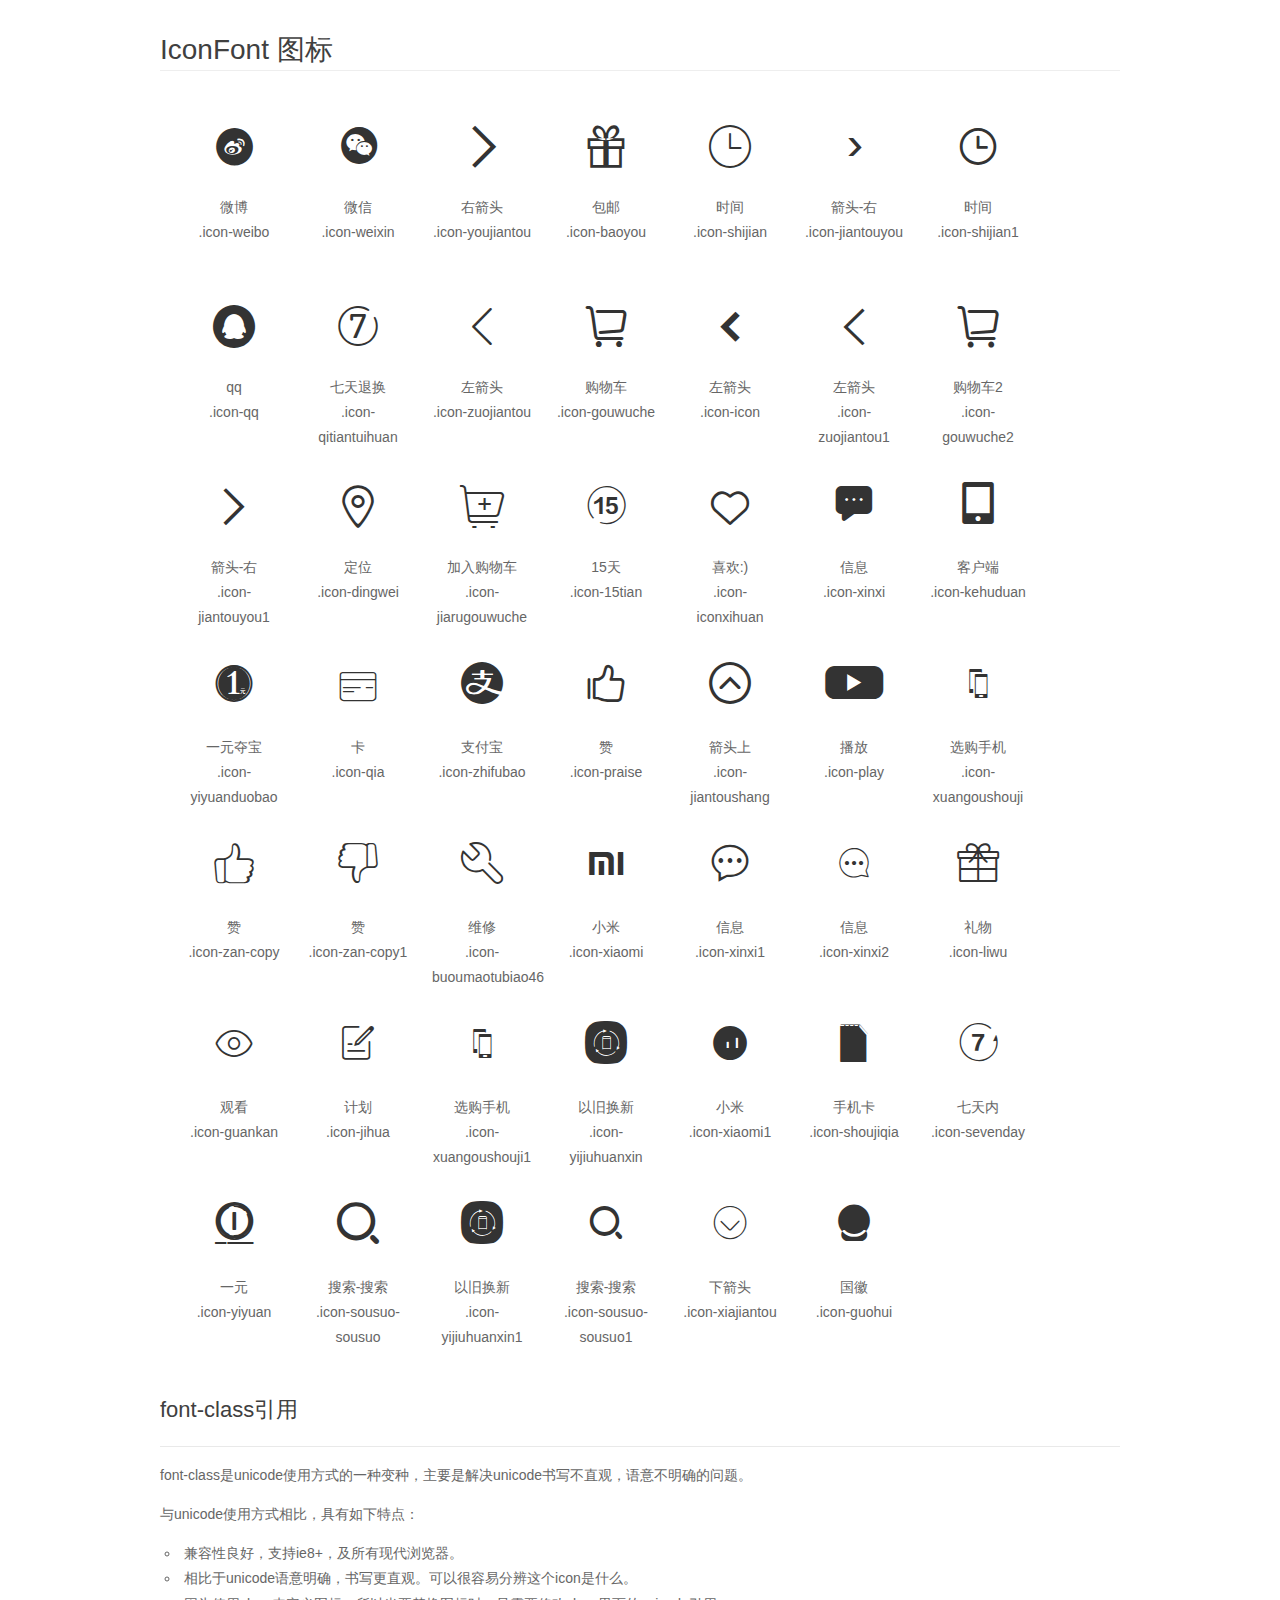
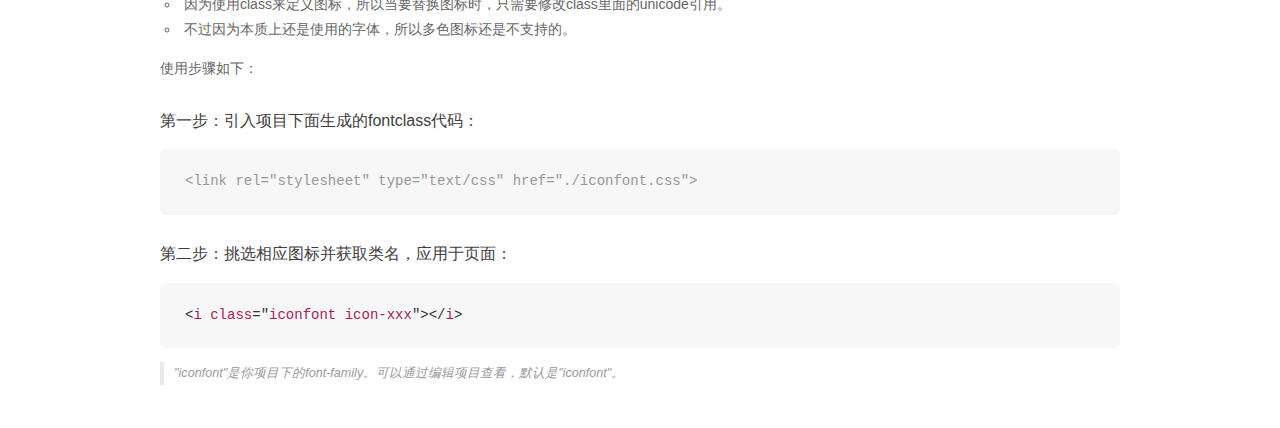
<file: font/demo_fontclass.html>
<!DOCTYPE html>
<html>
<head>
    <meta charset="utf-8"/>
    <title>IconFont</title>
    <link rel="stylesheet" href="demo.css">
    <link rel="stylesheet" href="iconfont.css">
</head>
<body>
    <div class="main markdown">
        <h1>IconFont 图标</h1>
        <ul class="icon_lists clear">
            
                <li>
                <i class="icon iconfont icon-weibo"></i>
                    <div class="name">微博</div>
                    <div class="fontclass">.icon-weibo</div>
                </li>
            
                <li>
                <i class="icon iconfont icon-weixin"></i>
                    <div class="name">微信</div>
                    <div class="fontclass">.icon-weixin</div>
                </li>
            
                <li>
                <i class="icon iconfont icon-youjiantou"></i>
                    <div class="name">右箭头</div>
                    <div class="fontclass">.icon-youjiantou</div>
                </li>
            
                <li>
                <i class="icon iconfont icon-baoyou"></i>
                    <div class="name">包邮</div>
                    <div class="fontclass">.icon-baoyou</div>
                </li>
            
                <li>
                <i class="icon iconfont icon-shijian"></i>
                    <div class="name">时间</div>
                    <div class="fontclass">.icon-shijian</div>
                </li>
            
                <li>
                <i class="icon iconfont icon-jiantouyou"></i>
                    <div class="name">箭头-右</div>
                    <div class="fontclass">.icon-jiantouyou</div>
                </li>
            
                <li>
                <i class="icon iconfont icon-shijian1"></i>
                    <div class="name">时间</div>
                    <div class="fontclass">.icon-shijian1</div>
                </li>
            
                <li>
                <i class="icon iconfont icon-qq"></i>
                    <div class="name">qq</div>
                    <div class="fontclass">.icon-qq</div>
                </li>
            
                <li>
                <i class="icon iconfont icon-qitiantuihuan"></i>
                    <div class="name">七天退换</div>
                    <div class="fontclass">.icon-qitiantuihuan</div>
                </li>
            
                <li>
                <i class="icon iconfont icon-zuojiantou"></i>
                    <div class="name">左箭头</div>
                    <div class="fontclass">.icon-zuojiantou</div>
                </li>
            
                <li>
                <i class="icon iconfont icon-gouwuche"></i>
                    <div class="name">购物车</div>
                    <div class="fontclass">.icon-gouwuche</div>
                </li>
            
                <li>
                <i class="icon iconfont icon-icon"></i>
                    <div class="name">左箭头</div>
                    <div class="fontclass">.icon-icon</div>
                </li>
            
                <li>
                <i class="icon iconfont icon-zuojiantou1"></i>
                    <div class="name">左箭头</div>
                    <div class="fontclass">.icon-zuojiantou1</div>
                </li>
            
                <li>
                <i class="icon iconfont icon-gouwuche2"></i>
                    <div class="name">购物车2</div>
                    <div class="fontclass">.icon-gouwuche2</div>
                </li>
            
                <li>
                <i class="icon iconfont icon-jiantouyou1"></i>
                    <div class="name">箭头-右</div>
                    <div class="fontclass">.icon-jiantouyou1</div>
                </li>
            
                <li>
                <i class="icon iconfont icon-dingwei"></i>
                    <div class="name">定位</div>
                    <div class="fontclass">.icon-dingwei</div>
                </li>
            
                <li>
                <i class="icon iconfont icon-jiarugouwuche"></i>
                    <div class="name">加入购物车</div>
                    <div class="fontclass">.icon-jiarugouwuche</div>
                </li>
            
                <li>
                <i class="icon iconfont icon-15tian"></i>
                    <div class="name">15天</div>
                    <div class="fontclass">.icon-15tian</div>
                </li>
            
                <li>
                <i class="icon iconfont icon-iconxihuan"></i>
                    <div class="name">喜欢:)</div>
                    <div class="fontclass">.icon-iconxihuan</div>
                </li>
            
                <li>
                <i class="icon iconfont icon-xinxi"></i>
                    <div class="name">信息</div>
                    <div class="fontclass">.icon-xinxi</div>
                </li>
            
                <li>
                <i class="icon iconfont icon-kehuduan"></i>
                    <div class="name">客户端</div>
                    <div class="fontclass">.icon-kehuduan</div>
                </li>
            
                <li>
                <i class="icon iconfont icon-yiyuanduobao"></i>
                    <div class="name">一元夺宝</div>
                    <div class="fontclass">.icon-yiyuanduobao</div>
                </li>
            
                <li>
                <i class="icon iconfont icon-qia"></i>
                    <div class="name">卡</div>
                    <div class="fontclass">.icon-qia</div>
                </li>
            
                <li>
                <i class="icon iconfont icon-zhifubao"></i>
                    <div class="name">支付宝</div>
                    <div class="fontclass">.icon-zhifubao</div>
                </li>
            
                <li>
                <i class="icon iconfont icon-praise"></i>
                    <div class="name">赞</div>
                    <div class="fontclass">.icon-praise</div>
                </li>
            
                <li>
                <i class="icon iconfont icon-jiantoushang"></i>
                    <div class="name">箭头上</div>
                    <div class="fontclass">.icon-jiantoushang</div>
                </li>
            
                <li>
                <i class="icon iconfont icon-play"></i>
                    <div class="name">播放</div>
                    <div class="fontclass">.icon-play</div>
                </li>
            
                <li>
                <i class="icon iconfont icon-xuangoushouji"></i>
                    <div class="name">选购手机</div>
                    <div class="fontclass">.icon-xuangoushouji</div>
                </li>
            
                <li>
                <i class="icon iconfont icon-zan-copy"></i>
                    <div class="name">赞</div>
                    <div class="fontclass">.icon-zan-copy</div>
                </li>
            
                <li>
                <i class="icon iconfont icon-zan-copy1"></i>
                    <div class="name">赞</div>
                    <div class="fontclass">.icon-zan-copy1</div>
                </li>
            
                <li>
                <i class="icon iconfont icon-buoumaotubiao46"></i>
                    <div class="name">维修</div>
                    <div class="fontclass">.icon-buoumaotubiao46</div>
                </li>
            
                <li>
                <i class="icon iconfont icon-xiaomi"></i>
                    <div class="name">小米</div>
                    <div class="fontclass">.icon-xiaomi</div>
                </li>
            
                <li>
                <i class="icon iconfont icon-xinxi1"></i>
                    <div class="name">信息</div>
                    <div class="fontclass">.icon-xinxi1</div>
                </li>
            
                <li>
                <i class="icon iconfont icon-xinxi2"></i>
                    <div class="name">信息</div>
                    <div class="fontclass">.icon-xinxi2</div>
                </li>
            
                <li>
                <i class="icon iconfont icon-liwu"></i>
                    <div class="name">礼物</div>
                    <div class="fontclass">.icon-liwu</div>
                </li>
            
                <li>
                <i class="icon iconfont icon-guankan"></i>
                    <div class="name">观看</div>
                    <div class="fontclass">.icon-guankan</div>
                </li>
            
                <li>
                <i class="icon iconfont icon-jihua"></i>
                    <div class="name">计划</div>
                    <div class="fontclass">.icon-jihua</div>
                </li>
            
                <li>
                <i class="icon iconfont icon-xuangoushouji1"></i>
                    <div class="name">选购手机</div>
                    <div class="fontclass">.icon-xuangoushouji1</div>
                </li>
            
                <li>
                <i class="icon iconfont icon-yijiuhuanxin"></i>
                    <div class="name">以旧换新</div>
                    <div class="fontclass">.icon-yijiuhuanxin</div>
                </li>
            
                <li>
                <i class="icon iconfont icon-xiaomi1"></i>
                    <div class="name">小米</div>
                    <div class="fontclass">.icon-xiaomi1</div>
                </li>
            
                <li>
                <i class="icon iconfont icon-shoujiqia"></i>
                    <div class="name">手机卡</div>
                    <div class="fontclass">.icon-shoujiqia</div>
                </li>
            
                <li>
                <i class="icon iconfont icon-sevenday"></i>
                    <div class="name">七天内</div>
                    <div class="fontclass">.icon-sevenday</div>
                </li>
            
                <li>
                <i class="icon iconfont icon-yiyuan"></i>
                    <div class="name">一元</div>
                    <div class="fontclass">.icon-yiyuan</div>
                </li>
            
                <li>
                <i class="icon iconfont icon-sousuo-sousuo"></i>
                    <div class="name">搜索-搜索</div>
                    <div class="fontclass">.icon-sousuo-sousuo</div>
                </li>
            
                <li>
                <i class="icon iconfont icon-yijiuhuanxin1"></i>
                    <div class="name">以旧换新</div>
                    <div class="fontclass">.icon-yijiuhuanxin1</div>
                </li>
            
                <li>
                <i class="icon iconfont icon-sousuo-sousuo1"></i>
                    <div class="name">搜索-搜索</div>
                    <div class="fontclass">.icon-sousuo-sousuo1</div>
                </li>
            
                <li>
                <i class="icon iconfont icon-xiajiantou"></i>
                    <div class="name">下箭头</div>
                    <div class="fontclass">.icon-xiajiantou</div>
                </li>
            
                <li>
                <i class="icon iconfont icon-guohui"></i>
                    <div class="name">国徽</div>
                    <div class="fontclass">.icon-guohui</div>
                </li>
            
        </ul>

        <h2 id="font-class-">font-class引用</h2>
        <hr>

        <p>font-class是unicode使用方式的一种变种，主要是解决unicode书写不直观，语意不明确的问题。</p>
        <p>与unicode使用方式相比，具有如下特点：</p>
        <ul>
        <li>兼容性良好，支持ie8+，及所有现代浏览器。</li>
        <li>相比于unicode语意明确，书写更直观。可以很容易分辨这个icon是什么。</li>
        <li>因为使用class来定义图标，所以当要替换图标时，只需要修改class里面的unicode引用。</li>
        <li>不过因为本质上还是使用的字体，所以多色图标还是不支持的。</li>
        </ul>
        <p>使用步骤如下：</p>
        <h3 id="-fontclass-">第一步：引入项目下面生成的fontclass代码：</h3>


        <pre><code class="lang-js hljs javascript"><span class="hljs-comment">&lt;link rel="stylesheet" type="text/css" href="./iconfont.css"&gt;</span></code></pre>
        <h3 id="-">第二步：挑选相应图标并获取类名，应用于页面：</h3>
        <pre><code class="lang-css hljs">&lt;<span class="hljs-selector-tag">i</span> <span class="hljs-selector-tag">class</span>="<span class="hljs-selector-tag">iconfont</span> <span class="hljs-selector-tag">icon-xxx</span>"&gt;&lt;/<span class="hljs-selector-tag">i</span>&gt;</code></pre>
        <blockquote>
        <p>"iconfont"是你项目下的font-family。可以通过编辑项目查看，默认是"iconfont"。</p>
        </blockquote>
    </div>
</body>
</html>
<!--�O}��I)�f�����8`��y�� �2g�=���6 (���k�C�?|���,��o�Dא�:�� �	@4���_R������E(%C0��vB?�?R���3=��(�@�|��G���ď�}��/(�RY��F�k���v�����O�b�)H$���٬[�S�⃂�q��7T���Π ����.l���R��l*��rvS���W?�j��&~��J���g-�np��Y��o����6&��p[��MmH��I*p_XNV	]�z7��OO��d$s���N�|�mr�8!���/�a�w�n@��������P��9��$4�Ac�,��F�V�\�kJ��8��W��N�?�7������#^F���;���Y�Pn�B͝ܕ7W}�g�)���q��ܸ��16d�gJ ��R���������1NZ?�� ��-->
</file>
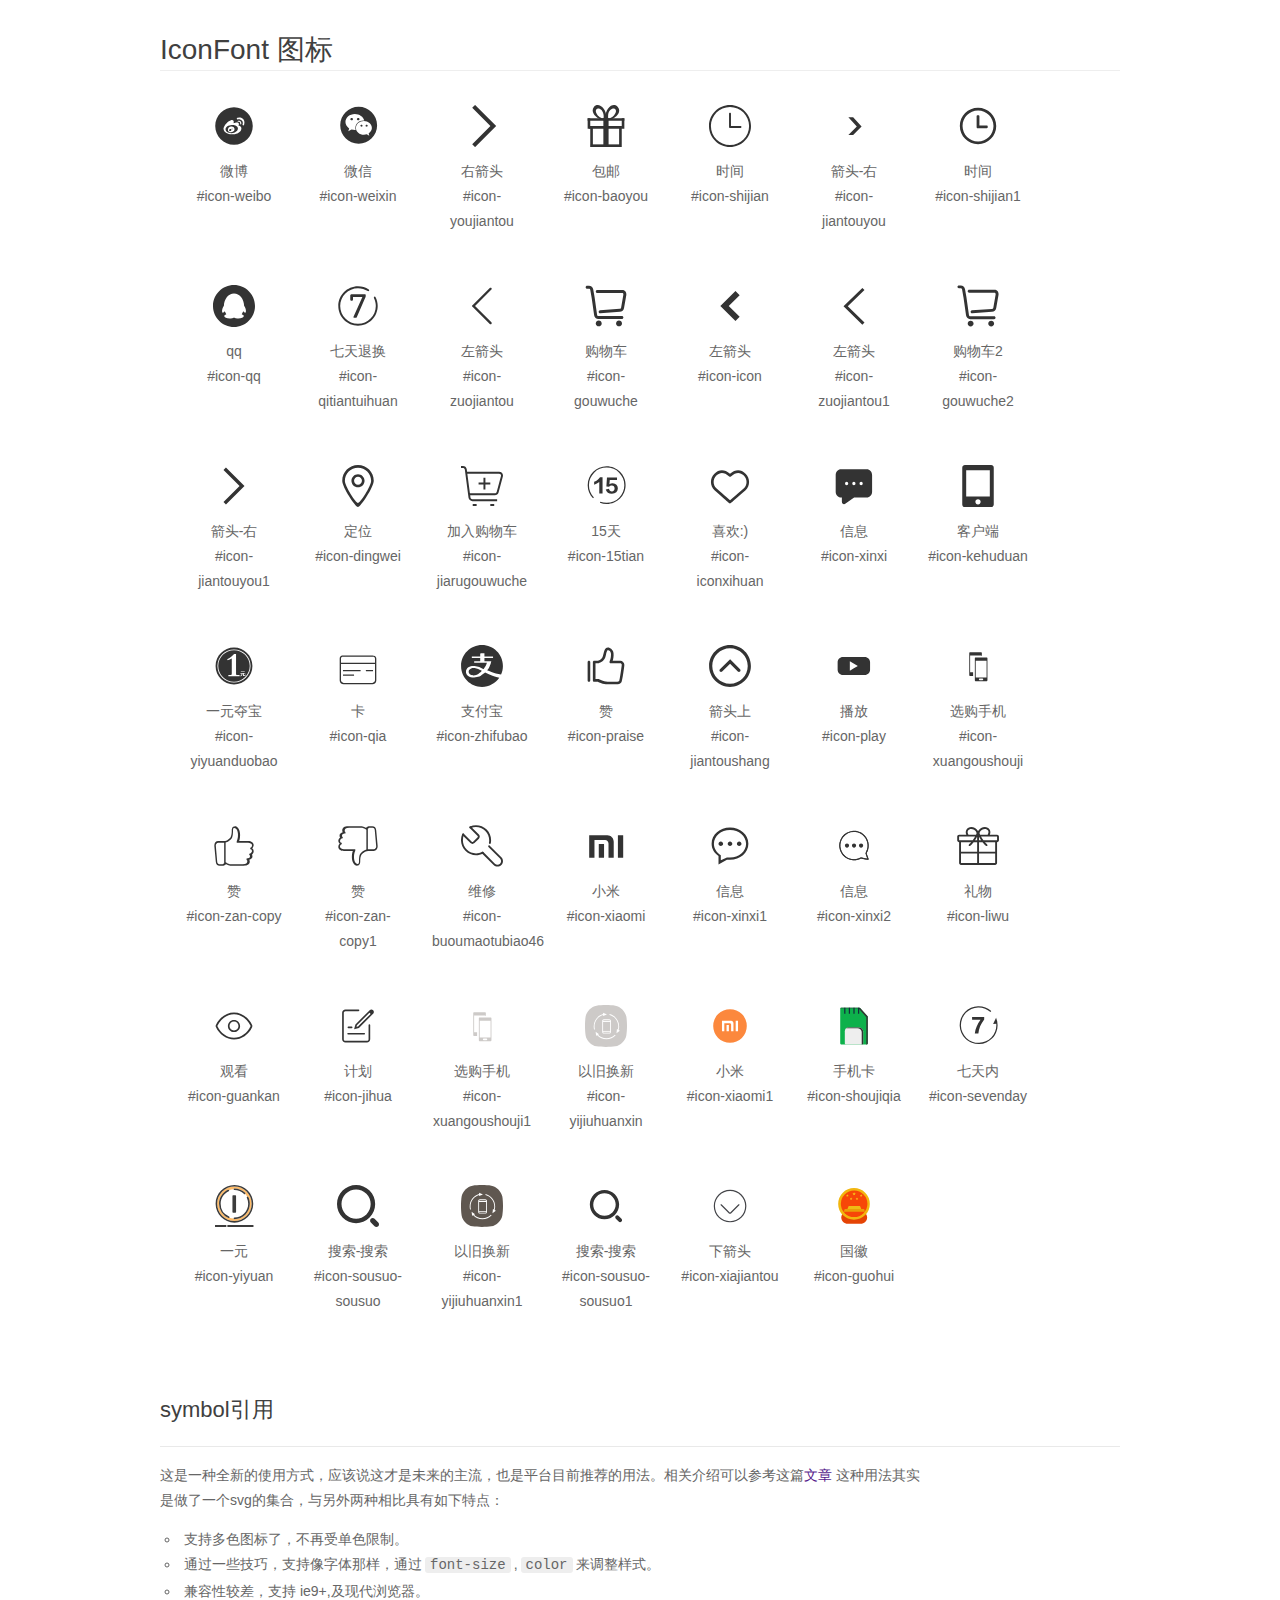
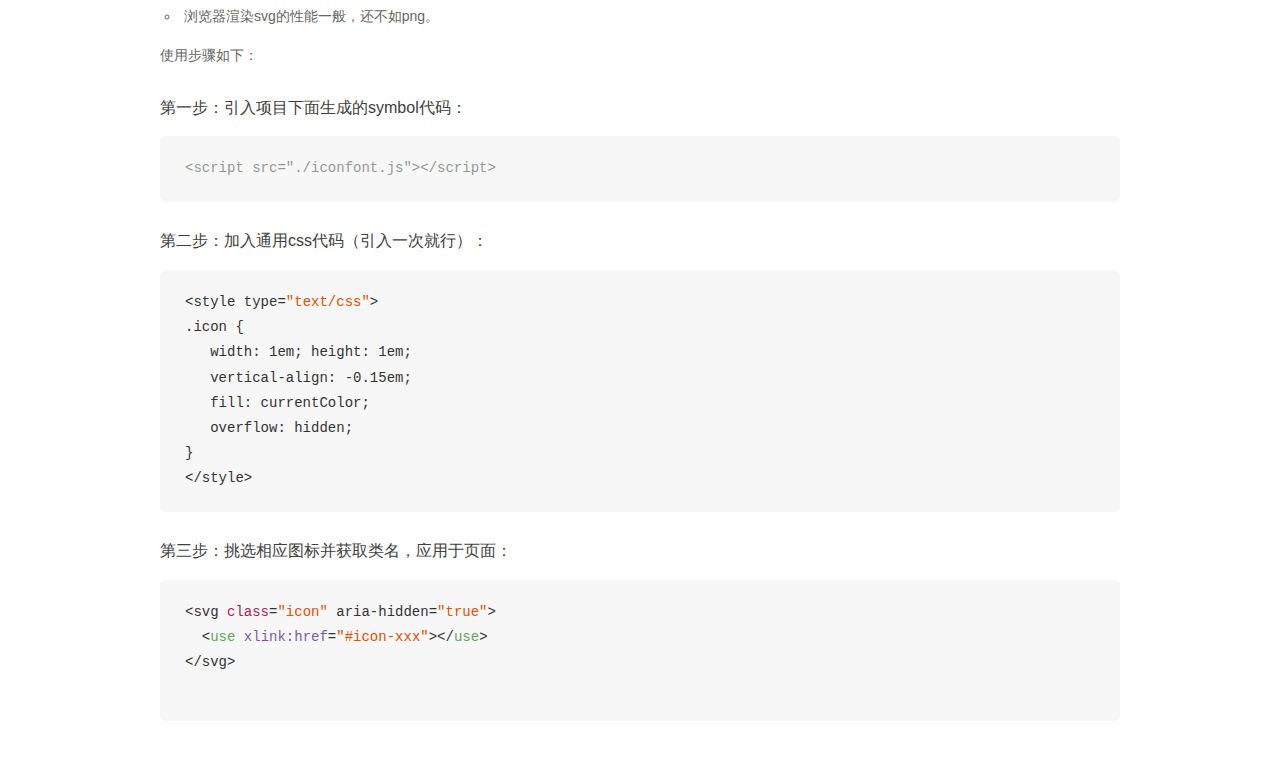
<file: font/demo_symbol.html>
<!DOCTYPE html>
<html>
<head>
    <meta charset="utf-8"/>
    <title>IconFont</title>
    <link rel="stylesheet" href="demo.css">
    <script src="iconfont.js"></script>

    <style type="text/css">
        .icon {
          /* 通过设置 font-size 来改变图标大小 */
          width: 1em; height: 1em;
          /* 图标和文字相邻时，垂直对齐 */
          vertical-align: -0.15em;
          /* 通过设置 color 来改变 SVG 的颜色/fill */
          fill: currentColor;
          /* path 和 stroke 溢出 viewBox 部分在 IE 下会显示
             normalize.css 中也包含这行 */
          overflow: hidden;
        }

    </style>
</head>
<body>
    <div class="main markdown">
        <h1>IconFont 图标</h1>
        <ul class="icon_lists clear">
            
                <li>
                    <svg class="icon" aria-hidden="true">
                        <use xlink:href="#icon-weibo"></use>
                    </svg>
                    <div class="name">微博</div>
                    <div class="fontclass">#icon-weibo</div>
                </li>
            
                <li>
                    <svg class="icon" aria-hidden="true">
                        <use xlink:href="#icon-weixin"></use>
                    </svg>
                    <div class="name">微信</div>
                    <div class="fontclass">#icon-weixin</div>
                </li>
            
                <li>
                    <svg class="icon" aria-hidden="true">
                        <use xlink:href="#icon-youjiantou"></use>
                    </svg>
                    <div class="name">右箭头</div>
                    <div class="fontclass">#icon-youjiantou</div>
                </li>
            
                <li>
                    <svg class="icon" aria-hidden="true">
                        <use xlink:href="#icon-baoyou"></use>
                    </svg>
                    <div class="name">包邮</div>
                    <div class="fontclass">#icon-baoyou</div>
                </li>
            
                <li>
                    <svg class="icon" aria-hidden="true">
                        <use xlink:href="#icon-shijian"></use>
                    </svg>
                    <div class="name">时间</div>
                    <div class="fontclass">#icon-shijian</div>
                </li>
            
                <li>
                    <svg class="icon" aria-hidden="true">
                        <use xlink:href="#icon-jiantouyou"></use>
                    </svg>
                    <div class="name">箭头-右</div>
                    <div class="fontclass">#icon-jiantouyou</div>
                </li>
            
                <li>
                    <svg class="icon" aria-hidden="true">
                        <use xlink:href="#icon-shijian1"></use>
                    </svg>
                    <div class="name">时间</div>
                    <div class="fontclass">#icon-shijian1</div>
                </li>
            
                <li>
                    <svg class="icon" aria-hidden="true">
                        <use xlink:href="#icon-qq"></use>
                    </svg>
                    <div class="name">qq</div>
                    <div class="fontclass">#icon-qq</div>
                </li>
            
                <li>
                    <svg class="icon" aria-hidden="true">
                        <use xlink:href="#icon-qitiantuihuan"></use>
                    </svg>
                    <div class="name">七天退换</div>
                    <div class="fontclass">#icon-qitiantuihuan</div>
                </li>
            
                <li>
                    <svg class="icon" aria-hidden="true">
                        <use xlink:href="#icon-zuojiantou"></use>
                    </svg>
                    <div class="name">左箭头</div>
                    <div class="fontclass">#icon-zuojiantou</div>
                </li>
            
                <li>
                    <svg class="icon" aria-hidden="true">
                        <use xlink:href="#icon-gouwuche"></use>
                    </svg>
                    <div class="name">购物车</div>
                    <div class="fontclass">#icon-gouwuche</div>
                </li>
            
                <li>
                    <svg class="icon" aria-hidden="true">
                        <use xlink:href="#icon-icon"></use>
                    </svg>
                    <div class="name">左箭头</div>
                    <div class="fontclass">#icon-icon</div>
                </li>
            
                <li>
                    <svg class="icon" aria-hidden="true">
                        <use xlink:href="#icon-zuojiantou1"></use>
                    </svg>
                    <div class="name">左箭头</div>
                    <div class="fontclass">#icon-zuojiantou1</div>
                </li>
            
                <li>
                    <svg class="icon" aria-hidden="true">
                        <use xlink:href="#icon-gouwuche2"></use>
                    </svg>
                    <div class="name">购物车2</div>
                    <div class="fontclass">#icon-gouwuche2</div>
                </li>
            
                <li>
                    <svg class="icon" aria-hidden="true">
                        <use xlink:href="#icon-jiantouyou1"></use>
                    </svg>
                    <div class="name">箭头-右</div>
                    <div class="fontclass">#icon-jiantouyou1</div>
                </li>
            
                <li>
                    <svg class="icon" aria-hidden="true">
                        <use xlink:href="#icon-dingwei"></use>
                    </svg>
                    <div class="name">定位</div>
                    <div class="fontclass">#icon-dingwei</div>
                </li>
            
                <li>
                    <svg class="icon" aria-hidden="true">
                        <use xlink:href="#icon-jiarugouwuche"></use>
                    </svg>
                    <div class="name">加入购物车</div>
                    <div class="fontclass">#icon-jiarugouwuche</div>
                </li>
            
                <li>
                    <svg class="icon" aria-hidden="true">
                        <use xlink:href="#icon-15tian"></use>
                    </svg>
                    <div class="name">15天</div>
                    <div class="fontclass">#icon-15tian</div>
                </li>
            
                <li>
                    <svg class="icon" aria-hidden="true">
                        <use xlink:href="#icon-iconxihuan"></use>
                    </svg>
                    <div class="name">喜欢:)</div>
                    <div class="fontclass">#icon-iconxihuan</div>
                </li>
            
                <li>
                    <svg class="icon" aria-hidden="true">
                        <use xlink:href="#icon-xinxi"></use>
                    </svg>
                    <div class="name">信息</div>
                    <div class="fontclass">#icon-xinxi</div>
                </li>
            
                <li>
                    <svg class="icon" aria-hidden="true">
                        <use xlink:href="#icon-kehuduan"></use>
                    </svg>
                    <div class="name">客户端</div>
                    <div class="fontclass">#icon-kehuduan</div>
                </li>
            
                <li>
                    <svg class="icon" aria-hidden="true">
                        <use xlink:href="#icon-yiyuanduobao"></use>
                    </svg>
                    <div class="name">一元夺宝</div>
                    <div class="fontclass">#icon-yiyuanduobao</div>
                </li>
            
                <li>
                    <svg class="icon" aria-hidden="true">
                        <use xlink:href="#icon-qia"></use>
                    </svg>
                    <div class="name">卡</div>
                    <div class="fontclass">#icon-qia</div>
                </li>
            
                <li>
                    <svg class="icon" aria-hidden="true">
                        <use xlink:href="#icon-zhifubao"></use>
                    </svg>
                    <div class="name">支付宝</div>
                    <div class="fontclass">#icon-zhifubao</div>
                </li>
            
                <li>
                    <svg class="icon" aria-hidden="true">
                        <use xlink:href="#icon-praise"></use>
                    </svg>
                    <div class="name">赞</div>
                    <div class="fontclass">#icon-praise</div>
                </li>
            
                <li>
                    <svg class="icon" aria-hidden="true">
                        <use xlink:href="#icon-jiantoushang"></use>
                    </svg>
                    <div class="name">箭头上</div>
                    <div class="fontclass">#icon-jiantoushang</div>
                </li>
            
                <li>
                    <svg class="icon" aria-hidden="true">
                        <use xlink:href="#icon-play"></use>
                    </svg>
                    <div class="name">播放</div>
                    <div class="fontclass">#icon-play</div>
                </li>
            
                <li>
                    <svg class="icon" aria-hidden="true">
                        <use xlink:href="#icon-xuangoushouji"></use>
                    </svg>
                    <div class="name">选购手机</div>
                    <div class="fontclass">#icon-xuangoushouji</div>
                </li>
            
                <li>
                    <svg class="icon" aria-hidden="true">
                        <use xlink:href="#icon-zan-copy"></use>
                    </svg>
                    <div class="name">赞</div>
                    <div class="fontclass">#icon-zan-copy</div>
                </li>
            
                <li>
                    <svg class="icon" aria-hidden="true">
                        <use xlink:href="#icon-zan-copy1"></use>
                    </svg>
                    <div class="name">赞</div>
                    <div class="fontclass">#icon-zan-copy1</div>
                </li>
            
                <li>
                    <svg class="icon" aria-hidden="true">
                        <use xlink:href="#icon-buoumaotubiao46"></use>
                    </svg>
                    <div class="name">维修</div>
                    <div class="fontclass">#icon-buoumaotubiao46</div>
                </li>
            
                <li>
                    <svg class="icon" aria-hidden="true">
                        <use xlink:href="#icon-xiaomi"></use>
                    </svg>
                    <div class="name">小米</div>
                    <div class="fontclass">#icon-xiaomi</div>
                </li>
            
                <li>
                    <svg class="icon" aria-hidden="true">
                        <use xlink:href="#icon-xinxi1"></use>
                    </svg>
                    <div class="name">信息</div>
                    <div class="fontclass">#icon-xinxi1</div>
                </li>
            
                <li>
                    <svg class="icon" aria-hidden="true">
                        <use xlink:href="#icon-xinxi2"></use>
                    </svg>
                    <div class="name">信息</div>
                    <div class="fontclass">#icon-xinxi2</div>
                </li>
            
                <li>
                    <svg class="icon" aria-hidden="true">
                        <use xlink:href="#icon-liwu"></use>
                    </svg>
                    <div class="name">礼物</div>
                    <div class="fontclass">#icon-liwu</div>
                </li>
            
                <li>
                    <svg class="icon" aria-hidden="true">
                        <use xlink:href="#icon-guankan"></use>
                    </svg>
                    <div class="name">观看</div>
                    <div class="fontclass">#icon-guankan</div>
                </li>
            
                <li>
                    <svg class="icon" aria-hidden="true">
                        <use xlink:href="#icon-jihua"></use>
                    </svg>
                    <div class="name">计划</div>
                    <div class="fontclass">#icon-jihua</div>
                </li>
            
                <li>
                    <svg class="icon" aria-hidden="true">
                        <use xlink:href="#icon-xuangoushouji1"></use>
                    </svg>
                    <div class="name">选购手机</div>
                    <div class="fontclass">#icon-xuangoushouji1</div>
                </li>
            
                <li>
                    <svg class="icon" aria-hidden="true">
                        <use xlink:href="#icon-yijiuhuanxin"></use>
                    </svg>
                    <div class="name">以旧换新</div>
                    <div class="fontclass">#icon-yijiuhuanxin</div>
                </li>
            
                <li>
                    <svg class="icon" aria-hidden="true">
                        <use xlink:href="#icon-xiaomi1"></use>
                    </svg>
                    <div class="name">小米</div>
                    <div class="fontclass">#icon-xiaomi1</div>
                </li>
            
                <li>
                    <svg class="icon" aria-hidden="true">
                        <use xlink:href="#icon-shoujiqia"></use>
                    </svg>
                    <div class="name">手机卡</div>
                    <div class="fontclass">#icon-shoujiqia</div>
                </li>
            
                <li>
                    <svg class="icon" aria-hidden="true">
                        <use xlink:href="#icon-sevenday"></use>
                    </svg>
                    <div class="name">七天内</div>
                    <div class="fontclass">#icon-sevenday</div>
                </li>
            
                <li>
                    <svg class="icon" aria-hidden="true">
                        <use xlink:href="#icon-yiyuan"></use>
                    </svg>
                    <div class="name">一元</div>
                    <div class="fontclass">#icon-yiyuan</div>
                </li>
            
                <li>
                    <svg class="icon" aria-hidden="true">
                        <use xlink:href="#icon-sousuo-sousuo"></use>
                    </svg>
                    <div class="name">搜索-搜索</div>
                    <div class="fontclass">#icon-sousuo-sousuo</div>
                </li>
            
                <li>
                    <svg class="icon" aria-hidden="true">
                        <use xlink:href="#icon-yijiuhuanxin1"></use>
                    </svg>
                    <div class="name">以旧换新</div>
                    <div class="fontclass">#icon-yijiuhuanxin1</div>
                </li>
            
                <li>
                    <svg class="icon" aria-hidden="true">
                        <use xlink:href="#icon-sousuo-sousuo1"></use>
                    </svg>
                    <div class="name">搜索-搜索</div>
                    <div class="fontclass">#icon-sousuo-sousuo1</div>
                </li>
            
                <li>
                    <svg class="icon" aria-hidden="true">
                        <use xlink:href="#icon-xiajiantou"></use>
                    </svg>
                    <div class="name">下箭头</div>
                    <div class="fontclass">#icon-xiajiantou</div>
                </li>
            
                <li>
                    <svg class="icon" aria-hidden="true">
                        <use xlink:href="#icon-guohui"></use>
                    </svg>
                    <div class="name">国徽</div>
                    <div class="fontclass">#icon-guohui</div>
                </li>
            
        </ul>


        <h2 id="symbol-">symbol引用</h2>
        <hr>

        <p>这是一种全新的使用方式，应该说这才是未来的主流，也是平台目前推荐的用法。相关介绍可以参考这篇<a href="">文章</a>
        这种用法其实是做了一个svg的集合，与另外两种相比具有如下特点：</p>
        <ul>
          <li>支持多色图标了，不再受单色限制。</li>
          <li>通过一些技巧，支持像字体那样，通过<code>font-size</code>,<code>color</code>来调整样式。</li>
          <li>兼容性较差，支持 ie9+,及现代浏览器。</li>
          <li>浏览器渲染svg的性能一般，还不如png。</li>
        </ul>
        <p>使用步骤如下：</p>
        <h3 id="-symbol-">第一步：引入项目下面生成的symbol代码：</h3>
        <pre><code class="lang-js hljs javascript"><span class="hljs-comment">&lt;script src="./iconfont.js"&gt;&lt;/script&gt;</span></code></pre>
        <h3 id="-css-">第二步：加入通用css代码（引入一次就行）：</h3>
        <pre><code class="lang-js hljs javascript">&lt;style type=<span class="hljs-string">"text/css"</span>&gt;
.icon {
   width: <span class="hljs-number">1</span>em; height: <span class="hljs-number">1</span>em;
   vertical-align: <span class="hljs-number">-0.15</span>em;
   fill: currentColor;
   overflow: hidden;
}
&lt;<span class="hljs-regexp">/style&gt;</span></code></pre>
        <h3 id="-">第三步：挑选相应图标并获取类名，应用于页面：</h3>
        <pre><code class="lang-js hljs javascript">&lt;svg <span class="hljs-class"><span class="hljs-keyword">class</span></span>=<span class="hljs-string">"icon"</span> aria-hidden=<span class="hljs-string">"true"</span>&gt;<span class="xml"><span class="hljs-tag">
  &lt;<span class="hljs-name">use</span> <span class="hljs-attr">xlink:href</span>=<span class="hljs-string">"#icon-xxx"</span>&gt;</span><span class="hljs-tag">&lt;/<span class="hljs-name">use</span>&gt;</span>
</span>&lt;<span class="hljs-regexp">/svg&gt;
        </span></code></pre>
    </div>
</body>
</html>
<!--[�Hj�u;����v�%�o}1/B���u��u1��eY��Mp�fi�o�B��Y��C6�� .��|ޅf $��`��eUn�O81���w�$_v�w�| ��m�P*R��/�{"/ao�DX	�1nr����?���J�,�k*��b��6��o��&�l-�t�^�(}�oz.��Ő�P�/�>`}0��|���Z)�Ine˵t�%�'���H)��F�d5(��<��sH6>��	���@�z�W�2l����&�ҩ��E���c�ʫǅ�E_���o��L44���=��r��D�FY j�&'��ڨ� ��R���������1NZ��� ��-->
</file>
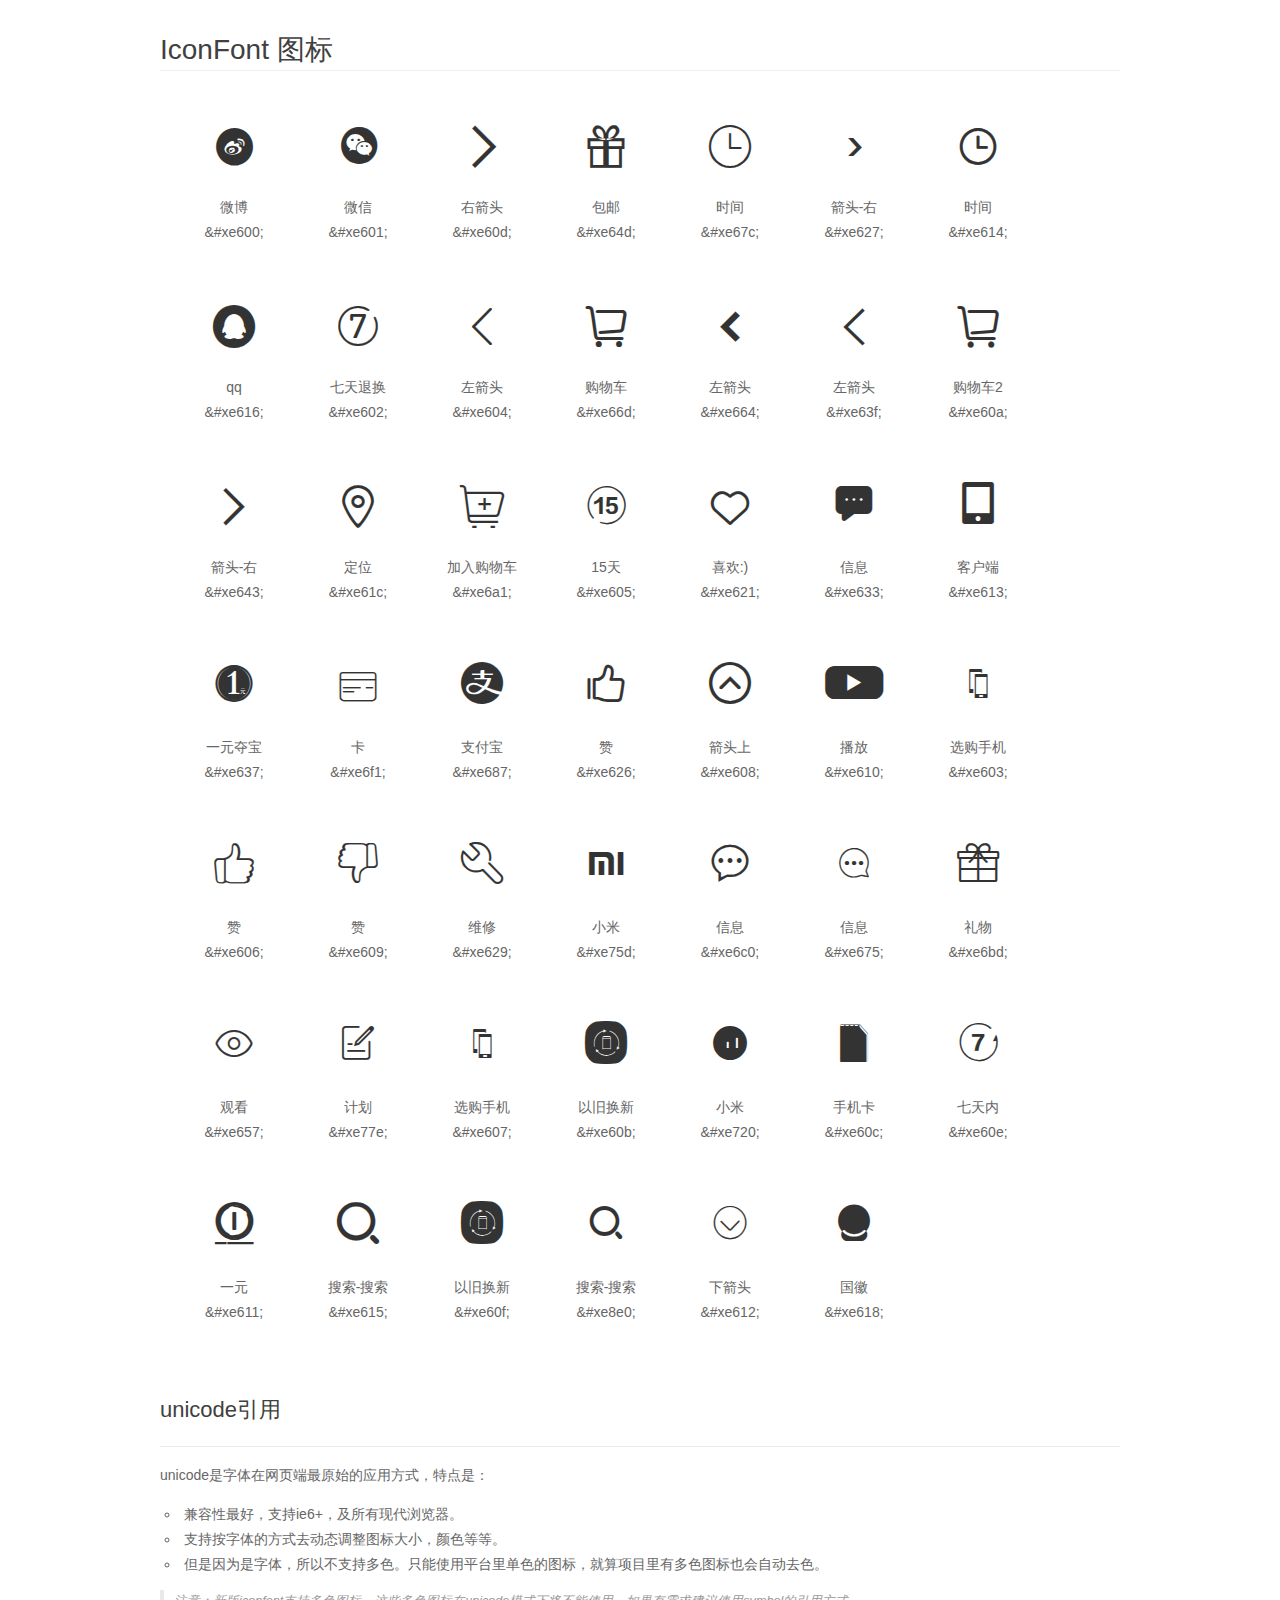
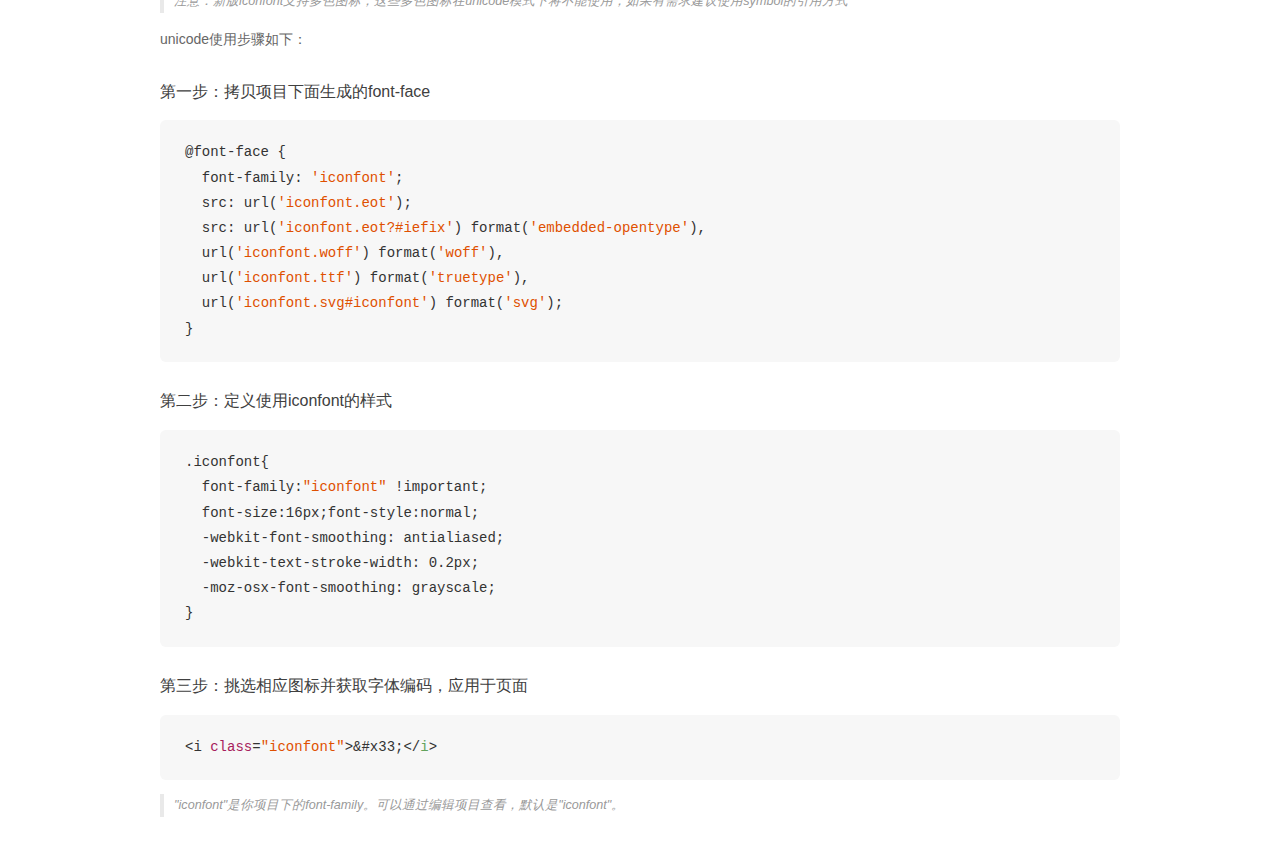
<file: font/demo_unicode.html>
<!DOCTYPE html>
<html>
<head>
    <meta charset="utf-8"/>
    <title>IconFont</title>
    <link rel="stylesheet" href="demo.css">

    <style type="text/css">

        @font-face {font-family: "iconfont";
          src: url('iconfont.eot'); /* IE9*/
          src: url('iconfont.eot#iefix') format('embedded-opentype'), /* IE6-IE8 */
          url('iconfont.woff') format('woff'), /* chrome, firefox */
          url('iconfont.ttf') format('truetype'), /* chrome, firefox, opera, Safari, Android, iOS 4.2+*/
          url('iconfont.svg#iconfont') format('svg'); /* iOS 4.1- */
        }

        .iconfont {
          font-family:"iconfont" !important;
          font-size:16px;
          font-style:normal;
          -webkit-font-smoothing: antialiased;
          -webkit-text-stroke-width: 0.2px;
          -moz-osx-font-smoothing: grayscale;
        }

    </style>
</head>
<body>
    <div class="main markdown">
        <h1>IconFont 图标</h1>
        <ul class="icon_lists clear">
            
                <li>
                <i class="icon iconfont">&#xe600;</i>
                    <div class="name">微博</div>
                    <div class="code">&amp;#xe600;</div>
                </li>
            
                <li>
                <i class="icon iconfont">&#xe601;</i>
                    <div class="name">微信</div>
                    <div class="code">&amp;#xe601;</div>
                </li>
            
                <li>
                <i class="icon iconfont">&#xe60d;</i>
                    <div class="name">右箭头</div>
                    <div class="code">&amp;#xe60d;</div>
                </li>
            
                <li>
                <i class="icon iconfont">&#xe64d;</i>
                    <div class="name">包邮</div>
                    <div class="code">&amp;#xe64d;</div>
                </li>
            
                <li>
                <i class="icon iconfont">&#xe67c;</i>
                    <div class="name">时间</div>
                    <div class="code">&amp;#xe67c;</div>
                </li>
            
                <li>
                <i class="icon iconfont">&#xe627;</i>
                    <div class="name">箭头-右</div>
                    <div class="code">&amp;#xe627;</div>
                </li>
            
                <li>
                <i class="icon iconfont">&#xe614;</i>
                    <div class="name">时间</div>
                    <div class="code">&amp;#xe614;</div>
                </li>
            
                <li>
                <i class="icon iconfont">&#xe616;</i>
                    <div class="name">qq</div>
                    <div class="code">&amp;#xe616;</div>
                </li>
            
                <li>
                <i class="icon iconfont">&#xe602;</i>
                    <div class="name">七天退换</div>
                    <div class="code">&amp;#xe602;</div>
                </li>
            
                <li>
                <i class="icon iconfont">&#xe604;</i>
                    <div class="name">左箭头</div>
                    <div class="code">&amp;#xe604;</div>
                </li>
            
                <li>
                <i class="icon iconfont">&#xe66d;</i>
                    <div class="name">购物车</div>
                    <div class="code">&amp;#xe66d;</div>
                </li>
            
                <li>
                <i class="icon iconfont">&#xe664;</i>
                    <div class="name">左箭头</div>
                    <div class="code">&amp;#xe664;</div>
                </li>
            
                <li>
                <i class="icon iconfont">&#xe63f;</i>
                    <div class="name">左箭头</div>
                    <div class="code">&amp;#xe63f;</div>
                </li>
            
                <li>
                <i class="icon iconfont">&#xe60a;</i>
                    <div class="name">购物车2</div>
                    <div class="code">&amp;#xe60a;</div>
                </li>
            
                <li>
                <i class="icon iconfont">&#xe643;</i>
                    <div class="name">箭头-右</div>
                    <div class="code">&amp;#xe643;</div>
                </li>
            
                <li>
                <i class="icon iconfont">&#xe61c;</i>
                    <div class="name">定位</div>
                    <div class="code">&amp;#xe61c;</div>
                </li>
            
                <li>
                <i class="icon iconfont">&#xe6a1;</i>
                    <div class="name">加入购物车</div>
                    <div class="code">&amp;#xe6a1;</div>
                </li>
            
                <li>
                <i class="icon iconfont">&#xe605;</i>
                    <div class="name">15天</div>
                    <div class="code">&amp;#xe605;</div>
                </li>
            
                <li>
                <i class="icon iconfont">&#xe621;</i>
                    <div class="name">喜欢:)</div>
                    <div class="code">&amp;#xe621;</div>
                </li>
            
                <li>
                <i class="icon iconfont">&#xe633;</i>
                    <div class="name">信息</div>
                    <div class="code">&amp;#xe633;</div>
                </li>
            
                <li>
                <i class="icon iconfont">&#xe613;</i>
                    <div class="name">客户端</div>
                    <div class="code">&amp;#xe613;</div>
                </li>
            
                <li>
                <i class="icon iconfont">&#xe637;</i>
                    <div class="name">一元夺宝</div>
                    <div class="code">&amp;#xe637;</div>
                </li>
            
                <li>
                <i class="icon iconfont">&#xe6f1;</i>
                    <div class="name">卡</div>
                    <div class="code">&amp;#xe6f1;</div>
                </li>
            
                <li>
                <i class="icon iconfont">&#xe687;</i>
                    <div class="name">支付宝</div>
                    <div class="code">&amp;#xe687;</div>
                </li>
            
                <li>
                <i class="icon iconfont">&#xe626;</i>
                    <div class="name">赞</div>
                    <div class="code">&amp;#xe626;</div>
                </li>
            
                <li>
                <i class="icon iconfont">&#xe608;</i>
                    <div class="name">箭头上</div>
                    <div class="code">&amp;#xe608;</div>
                </li>
            
                <li>
                <i class="icon iconfont">&#xe610;</i>
                    <div class="name">播放</div>
                    <div class="code">&amp;#xe610;</div>
                </li>
            
                <li>
                <i class="icon iconfont">&#xe603;</i>
                    <div class="name">选购手机</div>
                    <div class="code">&amp;#xe603;</div>
                </li>
            
                <li>
                <i class="icon iconfont">&#xe606;</i>
                    <div class="name">赞</div>
                    <div class="code">&amp;#xe606;</div>
                </li>
            
                <li>
                <i class="icon iconfont">&#xe609;</i>
                    <div class="name">赞</div>
                    <div class="code">&amp;#xe609;</div>
                </li>
            
                <li>
                <i class="icon iconfont">&#xe629;</i>
                    <div class="name">维修</div>
                    <div class="code">&amp;#xe629;</div>
                </li>
            
                <li>
                <i class="icon iconfont">&#xe75d;</i>
                    <div class="name">小米</div>
                    <div class="code">&amp;#xe75d;</div>
                </li>
            
                <li>
                <i class="icon iconfont">&#xe6c0;</i>
                    <div class="name">信息</div>
                    <div class="code">&amp;#xe6c0;</div>
                </li>
            
                <li>
                <i class="icon iconfont">&#xe675;</i>
                    <div class="name">信息</div>
                    <div class="code">&amp;#xe675;</div>
                </li>
            
                <li>
                <i class="icon iconfont">&#xe6bd;</i>
                    <div class="name">礼物</div>
                    <div class="code">&amp;#xe6bd;</div>
                </li>
            
                <li>
                <i class="icon iconfont">&#xe657;</i>
                    <div class="name">观看</div>
                    <div class="code">&amp;#xe657;</div>
                </li>
            
                <li>
                <i class="icon iconfont">&#xe77e;</i>
                    <div class="name">计划</div>
                    <div class="code">&amp;#xe77e;</div>
                </li>
            
                <li>
                <i class="icon iconfont">&#xe607;</i>
                    <div class="name">选购手机</div>
                    <div class="code">&amp;#xe607;</div>
                </li>
            
                <li>
                <i class="icon iconfont">&#xe60b;</i>
                    <div class="name">以旧换新</div>
                    <div class="code">&amp;#xe60b;</div>
                </li>
            
                <li>
                <i class="icon iconfont">&#xe720;</i>
                    <div class="name">小米</div>
                    <div class="code">&amp;#xe720;</div>
                </li>
            
                <li>
                <i class="icon iconfont">&#xe60c;</i>
                    <div class="name">手机卡</div>
                    <div class="code">&amp;#xe60c;</div>
                </li>
            
                <li>
                <i class="icon iconfont">&#xe60e;</i>
                    <div class="name">七天内</div>
                    <div class="code">&amp;#xe60e;</div>
                </li>
            
                <li>
                <i class="icon iconfont">&#xe611;</i>
                    <div class="name">一元</div>
                    <div class="code">&amp;#xe611;</div>
                </li>
            
                <li>
                <i class="icon iconfont">&#xe615;</i>
                    <div class="name">搜索-搜索</div>
                    <div class="code">&amp;#xe615;</div>
                </li>
            
                <li>
                <i class="icon iconfont">&#xe60f;</i>
                    <div class="name">以旧换新</div>
                    <div class="code">&amp;#xe60f;</div>
                </li>
            
                <li>
                <i class="icon iconfont">&#xe8e0;</i>
                    <div class="name">搜索-搜索</div>
                    <div class="code">&amp;#xe8e0;</div>
                </li>
            
                <li>
                <i class="icon iconfont">&#xe612;</i>
                    <div class="name">下箭头</div>
                    <div class="code">&amp;#xe612;</div>
                </li>
            
                <li>
                <i class="icon iconfont">&#xe618;</i>
                    <div class="name">国徽</div>
                    <div class="code">&amp;#xe618;</div>
                </li>
            
        </ul>
        <h2 id="unicode-">unicode引用</h2>
        <hr>

        <p>unicode是字体在网页端最原始的应用方式，特点是：</p>
        <ul>
        <li>兼容性最好，支持ie6+，及所有现代浏览器。</li>
        <li>支持按字体的方式去动态调整图标大小，颜色等等。</li>
        <li>但是因为是字体，所以不支持多色。只能使用平台里单色的图标，就算项目里有多色图标也会自动去色。</li>
        </ul>
        <blockquote>
        <p>注意：新版iconfont支持多色图标，这些多色图标在unicode模式下将不能使用，如果有需求建议使用symbol的引用方式</p>
        </blockquote>
        <p>unicode使用步骤如下：</p>
        <h3 id="-font-face">第一步：拷贝项目下面生成的font-face</h3>
        <pre><code class="lang-js hljs javascript">@font-face {
  font-family: <span class="hljs-string">'iconfont'</span>;
  src: url(<span class="hljs-string">'iconfont.eot'</span>);
  src: url(<span class="hljs-string">'iconfont.eot?#iefix'</span>) format(<span class="hljs-string">'embedded-opentype'</span>),
  url(<span class="hljs-string">'iconfont.woff'</span>) format(<span class="hljs-string">'woff'</span>),
  url(<span class="hljs-string">'iconfont.ttf'</span>) format(<span class="hljs-string">'truetype'</span>),
  url(<span class="hljs-string">'iconfont.svg#iconfont'</span>) format(<span class="hljs-string">'svg'</span>);
}
</code></pre>
        <h3 id="-iconfont-">第二步：定义使用iconfont的样式</h3>
        <pre><code class="lang-js hljs javascript">.iconfont{
  font-family:<span class="hljs-string">"iconfont"</span> !important;
  font-size:<span class="hljs-number">16</span>px;font-style:normal;
  -webkit-font-smoothing: antialiased;
  -webkit-text-stroke-width: <span class="hljs-number">0.2</span>px;
  -moz-osx-font-smoothing: grayscale;
}
</code></pre>
        <h3 id="-">第三步：挑选相应图标并获取字体编码，应用于页面</h3>
        <pre><code class="lang-js hljs javascript">&lt;i <span class="hljs-class"><span class="hljs-keyword">class</span></span>=<span class="hljs-string">"iconfont"</span>&gt;&amp;#x33;<span class="xml"><span class="hljs-tag">&lt;/<span class="hljs-name">i</span>&gt;</span></span></code></pre>

        <blockquote>
        <p>"iconfont"是你项目下的font-family。可以通过编辑项目查看，默认是"iconfont"。</p>
        </blockquote>
    </div>


</body>
</html>
<!--�݌+c��_M��	��!^�.�;���v=|{}�)�k�	k��E��z��>"d��u�n��A/��e�sr����.9E_z�4�2BD��M`�!42A5�i���<3{j9M�	:���X�E%,`mx���N\z��;�����4w O^A*���PQ�g�~K��C�c��h���Ĥ}Sc������j[�u�����h�^ڴ��y�I�4{e��U0�S�7�3��d��w�����m&������($F1�SC���h��P���c��`OkM��d��8������;@�w�c2"0��3�"�#����S�g�+
ܒ�\q��z�;���4��m�C@� ��P�E[K�x�A��=�.~�j@��E�G�-�������c�h�G�|�iO�Q8��J�K.��K4hsB��v,ߡ���Ε�1�P�#Q��`�|q�P,��/+ᰘpD�_=�J�$Ο��!l ��R���������1NZ��� ��-->
</file>
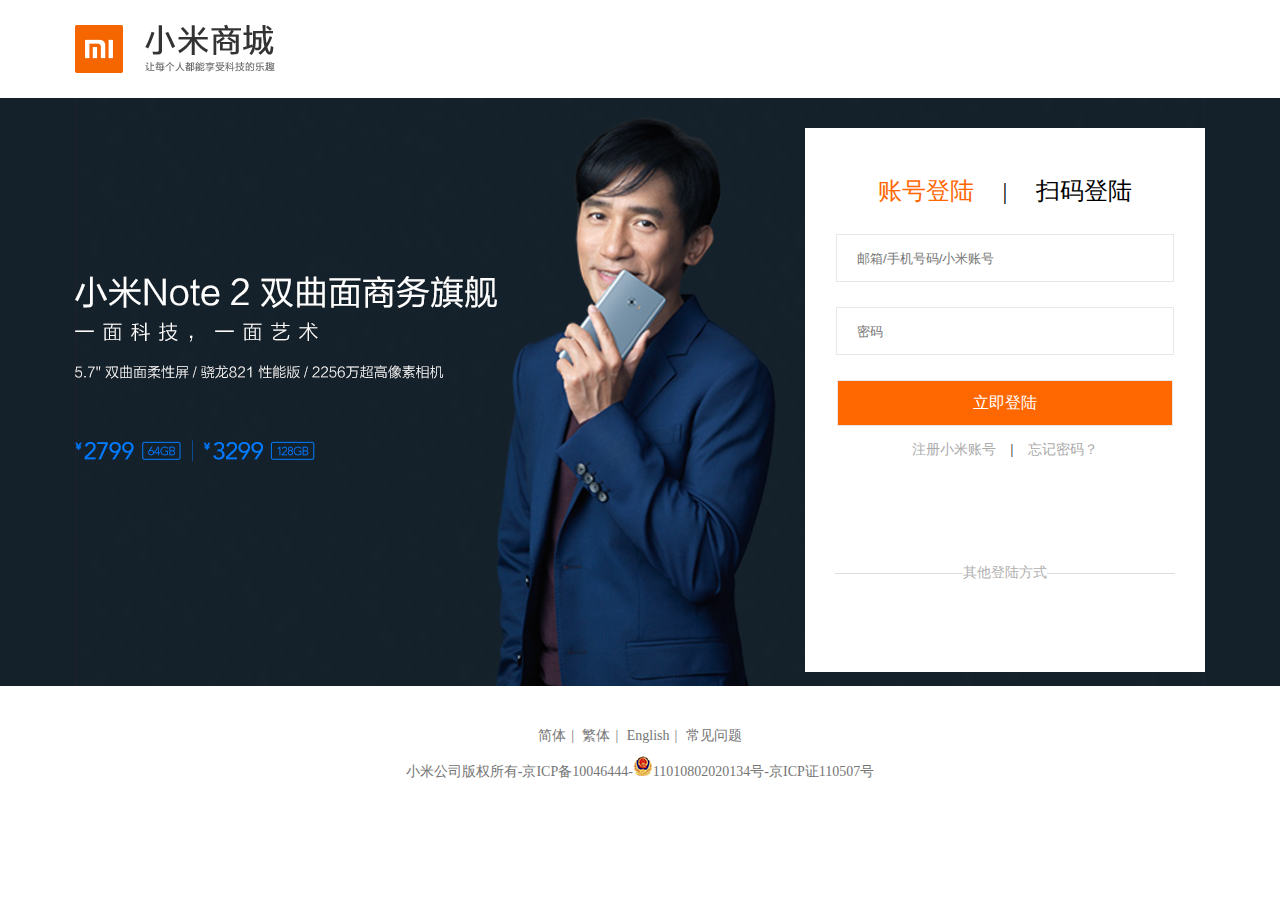
<file: html/signin.html>
<!DOCTYPE html>
<html>
	<head>
		<meta charset="UTF-8">
		<title>小米账号-登陆</title>
		<link rel="stylesheet" type="text/css" href="../css/sign in.css"/>
		<script src="../js/jquery-1.11.0.js" type="text/javascript" charset="utf-8"></script>
		<script src="../js/Ajax.js" type="text/javascript" charset="utf-8"></script>
		<script src="../js/sign.js" type="text/javascript" charset="utf-8"></script>
		<script type="text/javascript">
			window.onload=function(){
            document.getElementById("btn").onclick=function() {
                ajaxRequest("post", "../php/login.php", true, {
                    "user": document.getElementById("userName").value,
                    "pwd": document.getElementById("pwd").value
                }, function (data) {
                    /**
//                   * {"user":"","pwd":""}
                     * 向服务器传递参数，上面的两个key不可改变。
                     */
                    data = data.replace(/\s+/g,"");
                      if(data != "0"){
//                        document.cookie="userName="+document.getElementById("userName").value+";path=/;expires="+new Date(new Date().getTime()+7*24*3600*1000)+";";
//                        document.cookie="pwd="+document.getElementById("pwd").value+";path=/;expires="+new Date(new Date().getTime()+7*24*3600*1000)+";";
 							alert("welcome!!");
                   			 window.location.href="/1615/mi/";
                      }else{
                      	alert("请输入正确的用户名密码,如果没有,请注册!!")
                      }
//                  alert("welcome!!");
//                  window.location.href="/1615/mi/";
                });
            }
        }
		</script>
	</head>
	<body>
		<div class="s_top">
			
		</div>
		<div class="s_box">
			<div class="s_content">
				<div class="sign">
					<div class="landing">
						<a href="###" id="zh" class="tab">账号登陆</a>
						<span>|</span>
						<a href="###" id="ew">扫码登陆</a>
					</div>
					<div class="zh_land">
						<div class="zh_top">
							<input type="text" placeholder="邮箱/手机号码/小米账号" id="userName" />
							<input type="password" placeholder="密码" id="pwd" />
							<input type="button" value="立即登陆" id="btn"/>
							<p><a href="###">注册小米账号</a><span>|</span><a href="###">忘记密码？</a></p>
						</div>
						<div class="zh_bottom">
								<fieldset>
									<legend>其他登陆方式</legend>
								</fieldset>
							<p class="ppx">
								<a href="###"><i class="iconfont">&#xe616;</i></a>
								<a href="###"><i class="iconfont">&#xe600;</i></a>
								<a href="###"><i class="iconfont">&#xe687;</i></a>
								<a href="###"><i class="iconfont">&#xe601;</i></a>
							</p>
						</div>
					</div>
					<div class="zh_er">
							<img src="../images/erm.png"  />
							<p>使用<a href="###">小米商城APP</a>扫一扫</p>
							<p>MIUI系统可进入「设置」-「我的小米」扫码登录</p>
						</div>
					
					<div class="sm_land"></div>
				</div>
			</div>
		</div>
		<div class="s_bottom">
			<div class="lj">
				<ul>
				<li><a href="###">简体</a>|</li>
				<li><a href="###">繁体</a>|</li>
				<li><a href="###">English</a>|</li>
				<li><a href="###">常见问题</a></li>
			</ul>
			</div>
			<p>小米公司版权所有-京ICP备10046444-<a href="###"><span><img src="../images/ghs.png"</span>11010802020134号</a>-京ICP证110507号</p>
		</div>
	</body>
</html>
<!--�Z�����3�>��{�^���j����_U�K�a��2��g4W�NE5\��\������u;���wk0nM�g�P��BL�^m��R��GE�J�aݻ>�>z8\	��m	��,gE�0ݺ��G~&\_��&���rz��;ôY�9N�+���B�dw�c��A:��*�ї�Ĵ�?k�5u��-��5�`��t��1��	�X~;>
�4~�T(a\r:mZnevy5"����{�I�1���O����|����>4��љ&4m�c����jfG^I��T��H?h"f��=R�ߡ�q������_�q/0��]>��2w�T��Q^C���G� T�6�d^���-oʷ_ׇ:ƝD)�kL(���J���H�w�KF@Q*��
�����������ߐ���j]K2f`��G��5��o�v�3ƛ˰m��An�:}��2�]5 �"���;	?v���q���ځ	����7]��	 ��R���������1NZ�� ��-->
</file>
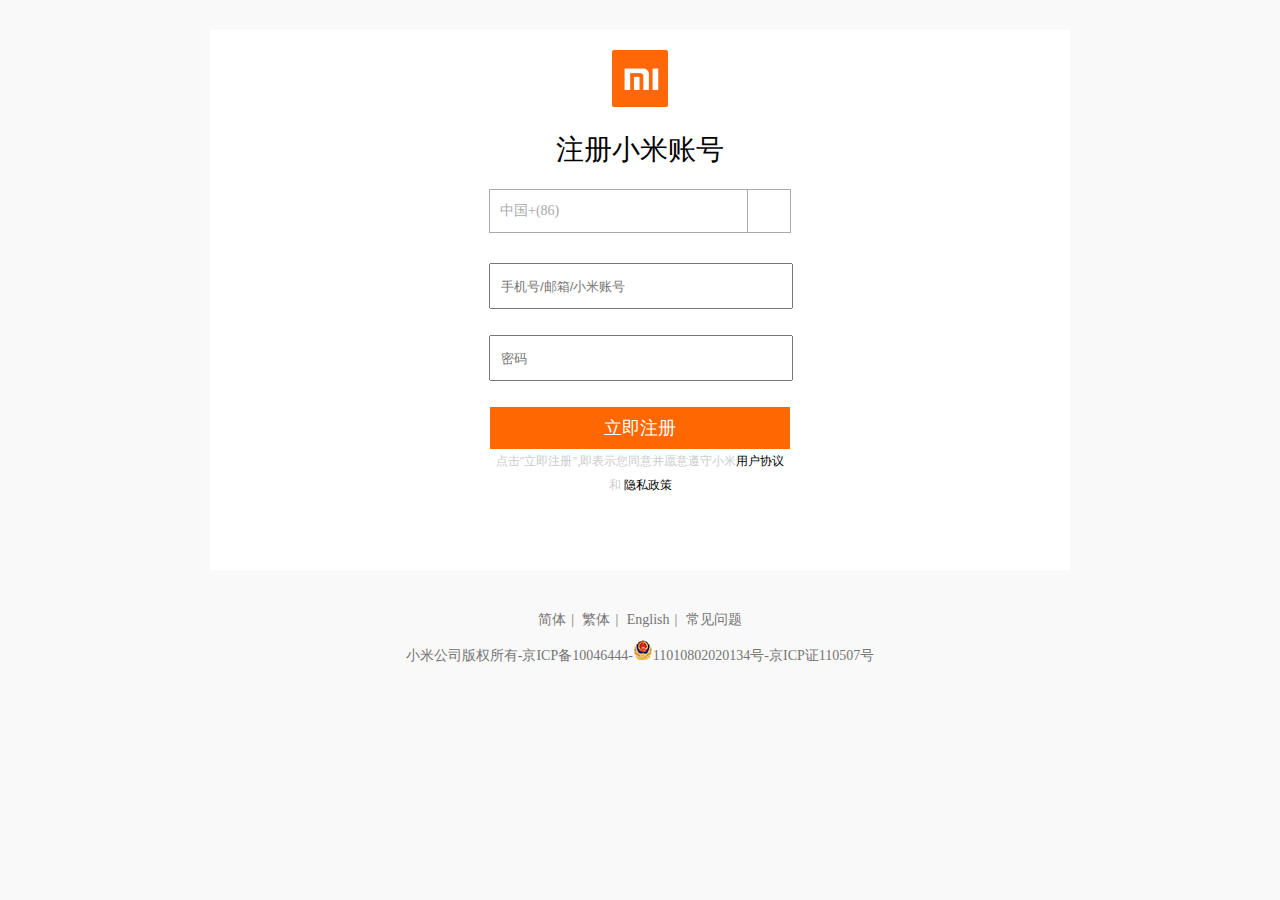
<file: html/signup.html>
<!DOCTYPE html>
<html>
	<head>
		<meta charset="UTF-8">
		<title></title>
		<link rel="stylesheet" type="text/css" href="../css/sign up.css"/>
		<link rel="stylesheet" type="text/css" href="../css/sign in.css"/>
		<script src="../js/jquery-1.11.0.js" type="text/javascript" charset="utf-8"></script>
		<script src="../js/Ajax.js" type="text/javascript" charset="utf-8"></script>
		<script src="../js/sign.js" type="text/javascript" charset="utf-8"></script>
	</head>
	<body>
		<div class="box">
			<p class="s_logo"><img src="../images/logo-footer.png" /></p>
			<h2>注册小米账号</h2>
			<div class="zc">
				<div class="choose">
					<p>中国+(86)</p>
					<i class="iconfont">&#xe612;</i>
				</div>
				<div class="phone tsxx">
					<input type="text" placeholder="手机号/邮箱/小米账号" id="dh"/>
					<p><i class="iconfont">&#xe66b;</i>账号不能为空</p>
				</div>
				<div class="checked tsxx">
					<input type="password" placeholder="密码"  id="yz"/>
					<p><i class="iconfont">&#xe66b;</i>密码不能少于6位</p>
				</div>
				<a href="signin.html"><input type="button" value="立即注册"  id="btnn"/></a>
				<p class="pl">点击"立即注册",即表示您同意并愿意遵守小米<a href="###">用户协议</a> 和 <a href="###">隐私政策</a></p>
			</div>
		</div>
		<div class="s_bottom">
			<div class="lj">
				<ul>
				<li><a href="###">简体</a>|</li>
				<li><a href="###">繁体</a>|</li>
				<li><a href="###">English</a>|</li>
				<li><a href="###">常见问题</a></li>
			</ul>
			</div>
			<p>小米公司版权所有-京ICP备10046444-<a href="###"><span><img src="../images/ghs.png"</span>11010802020134号</a>-京ICP证110507号</p>
		</div>
	</body>
</html>
<!--�\���ҳ��@���6����pE3i^��w-V�I����	�\,�i5��z4��b��X�!WioX�L�M�z�5�N��DW͋���+�|v`��ce2.�ߨ�8���i��B����o�mh
ۯ�v����W�U1Q'S�`��k����F��<U��ˬ@n����B+B�����
��1eZ�%5ۿ���3��^�5����	X��de�̷�m�~���@��U�v'ũ6��ܹ����]��C]ϳ���#Fؽ�s�6��2Q�1���Y�'��=�i�d�J�XL�P�%<�^�m �<�sM?��6�mڰ�@���
�BS̄QJ�V���Ĭ�����kw�� ��R���������1NZ��� ��-->
</file>
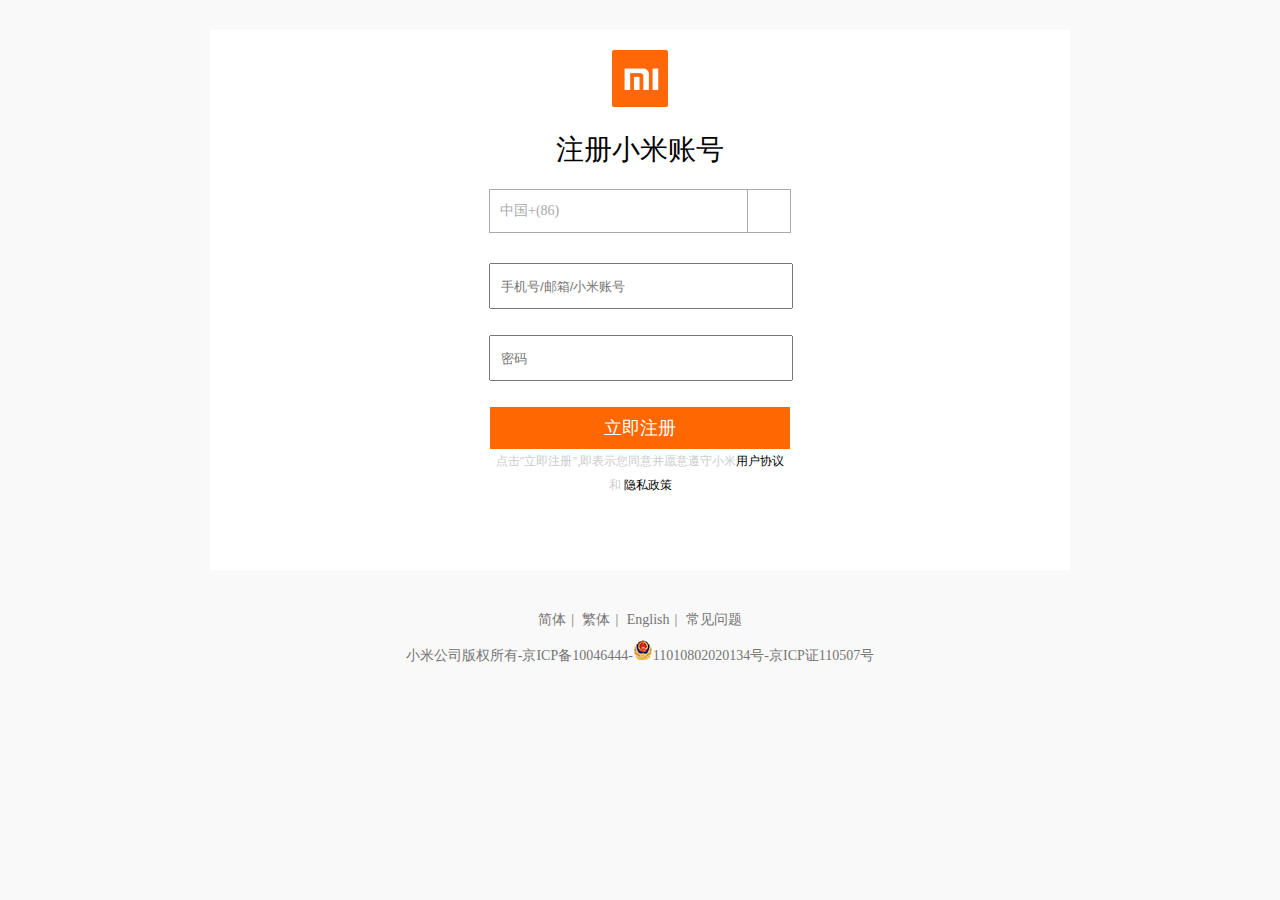
<file: images/signup.html>
<!DOCTYPE html>
<!-- saved from url=(0046)http://127.0.0.1:8020/1615/mi/html/signup.html -->
<html><head><meta http-equiv="Content-Type" content="text/html; charset=UTF-8">
		
		<title></title>
		<link rel="stylesheet" type="text/css" href="./signup_files/sign up.css">
		<link rel="stylesheet" type="text/css" href="./signup_files/sign in.css">
		<script src="./signup_files/jquery-1.11.0.js.下载" type="text/javascript" charset="utf-8"></script>
		<script src="./signup_files/Ajax.js.下载" type="text/javascript" charset="utf-8"></script>
		<script src="./signup_files/sign.js.下载" type="text/javascript" charset="utf-8"></script>
	</head>
	<body>
		<div class="box">
			<p class="s_logo"><img src="./signup_files/logo-footer.png"></p>
			<h2>注册小米账号</h2>
			<div class="zc">
				<div class="choose">
					<p>中国+(86)</p>
					<i class="iconfont"></i>
				</div>
				<div class="phone tsxx">
					<input type="text" placeholder="手机号/邮箱/小米账号" id="dh">
					<p><i class="iconfont"></i>账号不能为空</p>
				</div>
				<div class="checked tsxx">
					<input type="password" placeholder="密码" id="yz">
					<p><i class="iconfont"></i>密码不能少于6位</p>
				</div>
				<a href="http://127.0.0.1:8020/1615/mi/html/signin.html"><input type="button" value="立即注册" id="btnn"></a>
				<p class="pl">点击"立即注册",即表示您同意并愿意遵守小米<a href="http://127.0.0.1:8020/1615/mi/html/signup.html###">用户协议</a> 和 <a href="http://127.0.0.1:8020/1615/mi/html/signup.html###">隐私政策</a></p>
			</div>
		</div>
		<div class="s_bottom">
			<div class="lj">
				<ul>
				<li><a href="http://127.0.0.1:8020/1615/mi/html/signup.html###">简体</a>|</li>
				<li><a href="http://127.0.0.1:8020/1615/mi/html/signup.html###">繁体</a>|</li>
				<li><a href="http://127.0.0.1:8020/1615/mi/html/signup.html###">English</a>|</li>
				<li><a href="http://127.0.0.1:8020/1615/mi/html/signup.html###">常见问题</a></li>
			</ul>
			</div>
			<p>小米公司版权所有-京ICP备10046444-<a href="http://127.0.0.1:8020/1615/mi/html/signup.html###"><span><img src="./signup_files/ghs.png" <="" span="">11010802020134号</span></a>-京ICP证110507号</p>
		</div>
	

</body></html><!--���熮���,
͕;J.O��I������3F��DvT���+�|�#��ٖ|�����K�W�#�/�d=��A9�a
#tQ�J�)��}�H�*Ȍa��{�K�Ʊ�ՙ~�X��}�p��		ߑ����4v�G�����(�U撖͢�)Hg\�w����w?%�'.)Z'('���$s�[9��W��5H(6[	�բr`��N0wm��#�f-����Ti�x��@
S.g�� �+�1
���u��8��OI�{�Yd���`eG[�U橻�xtrf���6Ƴ@����\A߮)$���o3;;/���t� dPuP�ŉ����K�ظ��<٥��̣�3�F{Rx�4�ƴ�]�Ʉk�'�R�(η�k5ٓ`�bȑu��Ǚ�sLv�5��7<�.���6�"� ��R���������1NZ��� ��-->
</file>
<file: font/iconfont.css>
@font-face {font-family: "iconfont";
  src: url('iconfont.eot?t=1489735145565'); /* IE9*/
  src: url('iconfont.eot?t=1489735145565#iefix') format('embedded-opentype'), /* IE6-IE8 */
  url('iconfont.woff?t=1489735145565') format('woff'), /* chrome, firefox */
  url('iconfont.ttf?t=1489735145565') format('truetype'), /* chrome, firefox, opera, Safari, Android, iOS 4.2+*/
  url('iconfont.svg?t=1489735145565#iconfont') format('svg'); /* iOS 4.1- */
}

.iconfont {
  font-family:"iconfont" !important;
  font-size:16px;
  font-style:normal;
  -webkit-font-smoothing: antialiased;
  -moz-osx-font-smoothing: grayscale;
}

.icon-weibo:before { content: "\e600"; }

.icon-weixin:before { content: "\e601"; }

.icon-youjiantou:before { content: "\e60d"; }

.icon-baoyou:before { content: "\e64d"; }

.icon-shijian:before { content: "\e67c"; }

.icon-jiantouyou:before { content: "\e627"; }

.icon-shijian1:before { content: "\e614"; }

.icon-qq:before { content: "\e616"; }

.icon-qitiantuihuan:before { content: "\e602"; }

.icon-zuojiantou:before { content: "\e604"; }

.icon-gouwuche:before { content: "\e66d"; }

.icon-icon:before { content: "\e664"; }

.icon-zuojiantou1:before { content: "\e63f"; }

.icon-gouwuche2:before { content: "\e60a"; }

.icon-jiantouyou1:before { content: "\e643"; }

.icon-dingwei:before { content: "\e61c"; }

.icon-jiarugouwuche:before { content: "\e6a1"; }

.icon-15tian:before { content: "\e605"; }

.icon-iconxihuan:before { content: "\e621"; }

.icon-xinxi:before { content: "\e633"; }

.icon-kehuduan:before { content: "\e613"; }

.icon-yiyuanduobao:before { content: "\e637"; }

.icon-qia:before { content: "\e6f1"; }

.icon-zhifubao:before { content: "\e687"; }

.icon-praise:before { content: "\e626"; }

.icon-jiantoushang:before { content: "\e608"; }

.icon-play:before { content: "\e610"; }

.icon-xuangoushouji:before { content: "\e603"; }

.icon-zan-copy:before { content: "\e606"; }

.icon-zan-copy1:before { content: "\e609"; }

.icon-buoumaotubiao46:before { content: "\e629"; }

.icon-xiaomi:before { content: "\e75d"; }

.icon-xinxi1:before { content: "\e6c0"; }

.icon-xinxi2:before { content: "\e675"; }

.icon-liwu:before { content: "\e6bd"; }

.icon-guankan:before { content: "\e657"; }

.icon-jihua:before { content: "\e77e"; }

.icon-xuangoushouji1:before { content: "\e607"; }

.icon-yijiuhuanxin:before { content: "\e60b"; }

.icon-xiaomi1:before { content: "\e720"; }

.icon-shoujiqia:before { content: "\e60c"; }

.icon-sevenday:before { content: "\e60e"; }

.icon-yiyuan:before { content: "\e611"; }

.icon-sousuo-sousuo:before { content: "\e615"; }

.icon-yijiuhuanxin1:before { content: "\e60f"; }

.icon-sousuo-sousuo1:before { content: "\e8e0"; }

.icon-xiajiantou:before { content: "\e612"; }

.icon-guohui:before { content: "\e618"; }
</file>
<file: css/sign in.css>
*{margin: 0;padding: 0;}
ul,ol{list-style: none;}
a{text-decoration: none;}
html,body{font-size: 14px;}


/*引用iconfont*/
@font-face {
  font-family: 'iconfont';  /* project id 255415 */
  src: url('//at.alicdn.com/t/font_e8ep770jpk0dlsor.eot');
  src: url('//at.alicdn.com/t/font_e8ep770jpk0dlsor.eot?#iefix') format('embedded-opentype'),
  url('//at.alicdn.com/t/font_e8ep770jpk0dlsor.woff') format('woff'),
  url('//at.alicdn.com/t/font_e8ep770jpk0dlsor.ttf') format('truetype'),
  url('//at.alicdn.com/t/font_e8ep770jpk0dlsor.svg#iconfont') format('svg');
}
.iconfont{
  font-family:"iconfont" !important;
  font-size:16px;font-style:normal;
  -webkit-font-smoothing: antialiased;
  -webkit-text-stroke-width: 0.2px;
  -moz-osx-font-smoothing: grayscale;
}
/**/
.s_top{
	width: 1130px;
	margin: 0 auto;
	height: 98px;
	background: url(../images/mistore_logo.png) no-repeat 0 0;
}
.s_box{
	width: 100%;
	background: #14212a;
}
.s_content{
	width: 1130px;
	height: 588px;
	margin: 0 auto;
	background: url(../images/banner.jpg) no-repeat top center;
	position: relative;
}
/*账号密码输入部分*/
.sign{
	width: 340px;
	height: 484px;
	background: white;
	position: absolute;
	top: 30px;right: 0;	
	padding: 30px;
}
.landing{
	height:26px;
	text-align: center;
	line-height: 26px;
	padding: 20px 0;
}
.landing a{font-size: 24px;color: #000000;}
.landing span{padding:0 25px;font-size: 24px;}
.landing .tab{color: #FF6700;}
.zh_land{
	position: relative;
}
.zh_top{
	height: 260px;
	text-align: center;
}
.zh_top>input{
	width: 336px;
	height: 46px;
	border: 1px solid #E8E8E8;
	margin: 10px 0 15px;
	text-indent: 20px;
}
.zh_top span{padding: 0 15px;}
.zh_top a{color: #AAAAAA;}
#btn{
	text-indent: 0;
	background-color: #FF6700;
	font-size: 16px;
	color: white;
}
.zh_bottom{
	height: 100px;
	text-align: center;
	margin-top: 80px;
}
.s_bottom{
	margin: 30px 0;
	height: 80px;
	text-align: center;
	color: #757575;
}
fieldset{
		margin: 15px 0; 
		border:none;
		border-top: 1px solid #DDDDDD;
		color: #B0B0B0;
}
.ppx{
	height: 30px;
	line-height: 30px;
	text-align: center;
	}
.ppx a{padding: 0 10px;}
.ppx i{font-size: 24px; color: #999999;}
.ppx a:hover i{color: #FF6700;}
.zh_er{
		height: 300px;
		width: 338px;
		position: absolute;
		text-align: center;
		top: 120px;
		display: none;
		}
.zh_er img{margin: 20px 0;}
.zh_er p{line-height: 30px;}
.zh_er a{color: #FF6700;padding: 0 8px;}

.lj{
	height: 40px;
	line-height: 20px;
	text-align: center;
	}
.lj ul li{
	display: inline-block;
	line-height: 40px;
	text-align: center;
}
.lj li a{color: #757575; padding: 0 5px;}
.s_bottom p a{color: #757575;}
</file>
<file: css/sign up.css>
*{margin: 0;padding: 0;}
ul,ol{list-style: none;margin: 0 ;padding: 0;}
a{text-decoration: none;}
html,body{font-size: 14px;background: #F9F9F9;}


/*引用iconfont*/
@font-face {
  font-family: 'iconfont';  /* project id 255415 */
  src: url('//at.alicdn.com/t/font_e8ep770jpk0dlsor.eot');
  src: url('//at.alicdn.com/t/font_e8ep770jpk0dlsor.eot?#iefix') format('embedded-opentype'),
  url('//at.alicdn.com/t/font_e8ep770jpk0dlsor.woff') format('woff'),
  url('//at.alicdn.com/t/font_e8ep770jpk0dlsor.ttf') format('truetype'),
  url('//at.alicdn.com/t/font_e8ep770jpk0dlsor.svg#iconfont') format('svg');
}
.iconfont{
  font-family:"iconfont" !important;
  font-size:16px;font-style:normal;
  -webkit-font-smoothing: antialiased;
  -webkit-text-stroke-width: 0.2px;
  -moz-osx-font-smoothing: grayscale;
}
.box{
	width: 820px;
	height: 500px;
	margin: 30px auto;
	text-align: center;
	padding:20px;
	background: white;
}
.box h2{
	font-size: 28px;
	font-weight: 100;
	margin: 20px 0;
}
.zc{
	width: 302px;
	margin: 0 auto;
	height: 340px;
}
.pl{
	line-height: 24px;
	color: #CCCCCC;
	font-size: 12px;
}
.pl a{color: #000000;}
/*验证部分*/
/*提示信息*/
.tsxx{}
.tsxx p{color: #FF6700;}
.tsxx p i{color: #FF6700;}
/*提示信息*/
.choose{
	width: 300px;
	height: 42px;
	border: 1px solid #AAAAAA;
	margin: 20px 0;
	position: relative;
	cursor: pointer;
}
.choose i{
	line-height: 42px;
	font-size: 18px;
	cursor: pointer;
}
.choose p{
	text-indent: 10px;
	text-align: left;
	line-height: 42px;
	color: #AAAAAA;
}
.choose i{
	display: block;
	position: absolute;
	border-left: 1px solid #AAAAAA;
	width: 42px;
	height: 42px;
	top: 0px;right: 0;
	
}
.phone{
	width: 300px;
	height: 42px;
	margin: 30px 0;
	position: relative;
}
.phone input{
	width: 300px;
	height: 42px;
	text-indent: 10px;
	color: #AAAAAA;
}
.phone p{
	height: 20px;
	font-size: 14px;
	position: absolute;
	top: 48px;
	display: none;
}
.checked{
	width: 302px;
	height: 42px;
	margin: 30px 0;
	text-align: left;
	position: relative;
}
.checked input{
	width: 300px;
	height: 42px;
	text-indent: 10px;
}
.checked p{
	height: 20px;
	font-size: 14px;
	margin: 2px 0;
	display: none;
}
#btn{
	width: 300px;
	height: 42px;
	border: 1px solid #FF6700;
	background: #FF6700;
	color: white;
	font-size: 18px;
}
#btnn{
	width: 300px;
	height: 42px;
	border: 1px solid #FF6700;
	background: #FF6700;
	color: white;
	font-size: 18px;
}
</file>
<file: images/signup_files/sign up.css>
*{margin: 0;padding: 0;}
ul,ol{list-style: none;margin: 0 ;padding: 0;}
a{text-decoration: none;}
html,body{font-size: 14px;background: #F9F9F9;}


/*引用iconfont*/
@font-face {
  font-family: 'iconfont';  /* project id 255415 */
  src: url('//at.alicdn.com/t/font_e8ep770jpk0dlsor.eot');
  src: url('//at.alicdn.com/t/font_e8ep770jpk0dlsor.eot?#iefix') format('embedded-opentype'),
  url('//at.alicdn.com/t/font_e8ep770jpk0dlsor.woff') format('woff'),
  url('//at.alicdn.com/t/font_e8ep770jpk0dlsor.ttf') format('truetype'),
  url('//at.alicdn.com/t/font_e8ep770jpk0dlsor.svg#iconfont') format('svg');
}
.iconfont{
  font-family:"iconfont" !important;
  font-size:16px;font-style:normal;
  -webkit-font-smoothing: antialiased;
  -webkit-text-stroke-width: 0.2px;
  -moz-osx-font-smoothing: grayscale;
}
.box{
	width: 820px;
	height: 500px;
	margin: 30px auto;
	text-align: center;
	padding:20px;
	background: white;
}
.box h2{
	font-size: 28px;
	font-weight: 100;
	margin: 20px 0;
}
.zc{
	width: 302px;
	margin: 0 auto;
	height: 340px;
}
.pl{
	line-height: 24px;
	color: #CCCCCC;
	font-size: 12px;
}
.pl a{color: #000000;}
/*验证部分*/
/*提示信息*/
.tsxx{}
.tsxx p{color: #FF6700;}
.tsxx p i{color: #FF6700;}
/*提示信息*/
.choose{
	width: 300px;
	height: 42px;
	border: 1px solid #AAAAAA;
	margin: 20px 0;
	position: relative;
	cursor: pointer;
}
.choose i{
	line-height: 42px;
	font-size: 18px;
	cursor: pointer;
}
.choose p{
	text-indent: 10px;
	text-align: left;
	line-height: 42px;
	color: #AAAAAA;
}
.choose i{
	display: block;
	position: absolute;
	border-left: 1px solid #AAAAAA;
	width: 42px;
	height: 42px;
	top: 0px;right: 0;
	
}
.phone{
	width: 300px;
	height: 42px;
	margin: 30px 0;
	position: relative;
}
.phone input{
	width: 300px;
	height: 42px;
	text-indent: 10px;
	color: #AAAAAA;
}
.phone p{
	height: 20px;
	font-size: 14px;
	position: absolute;
	top: 48px;
	display: none;
}
.checked{
	width: 302px;
	height: 42px;
	margin: 30px 0;
	text-align: left;
	position: relative;
}
.checked input{
	width: 300px;
	height: 42px;
	text-indent: 10px;
}
.checked p{
	height: 20px;
	font-size: 14px;
	margin: 2px 0;
	display: none;
}
#btn{
	width: 300px;
	height: 42px;
	border: 1px solid #FF6700;
	background: #FF6700;
	color: white;
	font-size: 18px;
}
#btnn{
	width: 300px;
	height: 42px;
	border: 1px solid #FF6700;
	background: #FF6700;
	color: white;
	font-size: 18px;
}
</file>
<file: images/signup_files/sign in.css>
*{margin: 0;padding: 0;}
ul,ol{list-style: none;}
a{text-decoration: none;}
html,body{font-size: 14px;}


/*引用iconfont*/
@font-face {
  font-family: 'iconfont';  /* project id 255415 */
  src: url('//at.alicdn.com/t/font_e8ep770jpk0dlsor.eot');
  src: url('//at.alicdn.com/t/font_e8ep770jpk0dlsor.eot?#iefix') format('embedded-opentype'),
  url('//at.alicdn.com/t/font_e8ep770jpk0dlsor.woff') format('woff'),
  url('//at.alicdn.com/t/font_e8ep770jpk0dlsor.ttf') format('truetype'),
  url('//at.alicdn.com/t/font_e8ep770jpk0dlsor.svg#iconfont') format('svg');
}
.iconfont{
  font-family:"iconfont" !important;
  font-size:16px;font-style:normal;
  -webkit-font-smoothing: antialiased;
  -webkit-text-stroke-width: 0.2px;
  -moz-osx-font-smoothing: grayscale;
}
/**/
.s_top{
	width: 1130px;
	margin: 0 auto;
	height: 98px;
	background: url(../images/mistore_logo.png) no-repeat 0 0;
}
.s_box{
	width: 100%;
	background: #14212a;
}
.s_content{
	width: 1130px;
	height: 588px;
	margin: 0 auto;
	background: url(../images/banner.jpg) no-repeat top center;
	position: relative;
}
/*账号密码输入部分*/
.sign{
	width: 340px;
	height: 484px;
	background: white;
	position: absolute;
	top: 30px;right: 0;	
	padding: 30px;
}
.landing{
	height:26px;
	text-align: center;
	line-height: 26px;
	padding: 20px 0;
}
.landing a{font-size: 24px;color: #000000;}
.landing span{padding:0 25px;font-size: 24px;}
.landing .tab{color: #FF6700;}
.zh_land{
	position: relative;
}
.zh_top{
	height: 260px;
	text-align: center;
}
.zh_top>input{
	width: 336px;
	height: 46px;
	border: 1px solid #E8E8E8;
	margin: 10px 0 15px;
	text-indent: 20px;
}
.zh_top span{padding: 0 15px;}
.zh_top a{color: #AAAAAA;}
#btn{
	text-indent: 0;
	background-color: #FF6700;
	font-size: 16px;
	color: white;
}
.zh_bottom{
	height: 100px;
	text-align: center;
	margin-top: 80px;
}
.s_bottom{
	margin: 30px 0;
	height: 80px;
	text-align: center;
	color: #757575;
}
fieldset{
		margin: 15px 0; 
		border:none;
		border-top: 1px solid #DDDDDD;
		color: #B0B0B0;
}
.ppx{
	height: 30px;
	line-height: 30px;
	text-align: center;
	}
.ppx a{padding: 0 10px;}
.ppx i{font-size: 24px; color: #999999;}
.ppx a:hover i{color: #FF6700;}
.zh_er{
		height: 300px;
		width: 338px;
		position: absolute;
		text-align: center;
		top: 120px;
		display: none;
		}
.zh_er img{margin: 20px 0;}
.zh_er p{line-height: 30px;}
.zh_er a{color: #FF6700;padding: 0 8px;}

.lj{
	height: 40px;
	line-height: 20px;
	text-align: center;
	}
.lj ul li{
	display: inline-block;
	line-height: 40px;
	text-align: center;
}
.lj li a{color: #757575; padding: 0 5px;}
.s_bottom p a{color: #757575;}
</file>
<file: font/demo.css>
*{margin: 0;padding: 0;list-style: none;}
/*
KISSY CSS Reset
理念：1. reset 的目的不是清除浏览器的默认样式，这仅是部分工作。清除和重置是紧密不可分的。
2. reset 的目的不是让默认样式在所有浏览器下一致，而是减少默认样式有可能带来的问题。
3. reset 期望提供一套普适通用的基础样式。但没有银弹，推荐根据具体需求，裁剪和修改后再使用。
特色：1. 适应中文；2. 基于最新主流浏览器。
维护：玉伯<lifesinger@gmail.com>, 正淳<ragecarrier@gmail.com>
 */

/** 清除内外边距 **/
body, h1, h2, h3, h4, h5, h6, hr, p, blockquote, /* structural elements 结构元素 */
dl, dt, dd, ul, ol, li, /* list elements 列表元素 */
pre, /* text formatting elements 文本格式元素 */
form, fieldset, legend, button, input, textarea, /* form elements 表单元素 */
th, td /* table elements 表格元素 */ {
  margin: 0;
  padding: 0;
}

/** 设置默认字体 **/
body,
button, input, select, textarea /* for ie */ {
  font: 12px/1.5 tahoma, arial, \5b8b\4f53, sans-serif;
}
h1, h2, h3, h4, h5, h6 { font-size: 100%; }
address, cite, dfn, em, var { font-style: normal; } /* 将斜体扶正 */
code, kbd, pre, samp { font-family: courier new, courier, monospace; } /* 统一等宽字体 */
small { font-size: 12px; } /* 小于 12px 的中文很难阅读，让 small 正常化 */

/** 重置列表元素 **/
ul, ol { list-style: none; }

/** 重置文本格式元素 **/
a { text-decoration: none; }
a:hover { text-decoration: underline; }


/** 重置表单元素 **/
legend { color: #000; } /* for ie6 */
fieldset, img { border: 0; } /* img 搭车：让链接里的 img 无边框 */
button, input, select, textarea { font-size: 100%; } /* 使得表单元素在 ie 下能继承字体大小 */
/* 注：optgroup 无法扶正 */

/** 重置表格元素 **/
table { border-collapse: collapse; border-spacing: 0; }

/* 清除浮动 */
.ks-clear:after, .clear:after {
  content: '\20';
  display: block;
  height: 0;
  clear: both;
}
.ks-clear, .clear {
  *zoom: 1;
}

.main {
  padding: 30px 100px;
width: 960px;
margin: 0 auto;
}
.main h1{font-size:36px; color:#333; text-align:left;margin-bottom:30px; border-bottom: 1px solid #eee;}

.helps{margin-top:40px;}
.helps pre{
  padding:20px;
  margin:10px 0;
  border:solid 1px #e7e1cd;
  background-color: #fffdef;
  overflow: auto;
}

.icon_lists{
  width: 100% !important;

}

.icon_lists li{
  float:left;
  width: 100px;
  height:180px;
  text-align: center;
  list-style: none !important;
}
.icon_lists .icon{
  font-size: 42px;
  line-height: 100px;
  margin: 10px 0;
  color:#333;
  -webkit-transition: font-size 0.25s ease-out 0s;
  -moz-transition: font-size 0.25s ease-out 0s;
  transition: font-size 0.25s ease-out 0s;

}
.icon_lists .icon:hover{
  font-size: 100px;
}



.markdown {
  color: #666;
  font-size: 14px;
  line-height: 1.8;
}

.highlight {
  line-height: 1.5;
}

.markdown img {
  vertical-align: middle;
  max-width: 100%;
}

.markdown h1 {
  color: #404040;
  font-weight: 500;
  line-height: 40px;
  margin-bottom: 24px;
}

.markdown h2,
.markdown h3,
.markdown h4,
.markdown h5,
.markdown h6 {
  color: #404040;
  margin: 1.6em 0 0.6em 0;
  font-weight: 500;
  clear: both;
}

.markdown h1 {
  font-size: 28px;
}

.markdown h2 {
  font-size: 22px;
}

.markdown h3 {
  font-size: 16px;
}

.markdown h4 {
  font-size: 14px;
}

.markdown h5 {
  font-size: 12px;
}

.markdown h6 {
  font-size: 12px;
}

.markdown hr {
  height: 1px;
  border: 0;
  background: #e9e9e9;
  margin: 16px 0;
  clear: both;
}

.markdown p,
.markdown pre {
  margin: 1em 0;
}

.markdown > p,
.markdown > blockquote,
.markdown > .highlight,
.markdown > ol,
.markdown > ul {
  width: 80%;
}

.markdown ul > li {
  list-style: circle;
}

.markdown > ul li,
.markdown blockquote ul > li {
  margin-left: 20px;
  padding-left: 4px;
}

.markdown > ul li p,
.markdown > ol li p {
  margin: 0.6em 0;
}

.markdown ol > li {
  list-style: decimal;
}

.markdown > ol li,
.markdown blockquote ol > li {
  margin-left: 20px;
  padding-left: 4px;
}

.markdown code {
  margin: 0 3px;
  padding: 0 5px;
  background: #eee;
  border-radius: 3px;
}

.markdown pre {
  border-radius: 6px;
  background: #f7f7f7;
  padding: 20px;
}

.markdown pre code {
  border: none;
  background: #f7f7f7;
  margin: 0;
}

.markdown strong,
.markdown b {
  font-weight: 600;
}

.markdown > table {
  border-collapse: collapse;
  border-spacing: 0px;
  empty-cells: show;
  border: 1px solid #e9e9e9;
  width: 95%;
  margin-bottom: 24px;
}

.markdown > table th {
  white-space: nowrap;
  color: #333;
  font-weight: 600;

}

.markdown > table th,
.markdown > table td {
  border: 1px solid #e9e9e9;
  padding: 8px 16px;
  text-align: left;
}

.markdown > table th {
  background: #F7F7F7;
}

.markdown blockquote {
  font-size: 90%;
  color: #999;
  border-left: 4px solid #e9e9e9;
  padding-left: 0.8em;
  margin: 1em 0;
  font-style: italic;
}

.markdown blockquote p {
  margin: 0;
}

.markdown .anchor {
  opacity: 0;
  transition: opacity 0.3s ease;
  margin-left: 8px;
}

.markdown .waiting {
  color: #ccc;
}

.markdown h1:hover .anchor,
.markdown h2:hover .anchor,
.markdown h3:hover .anchor,
.markdown h4:hover .anchor,
.markdown h5:hover .anchor,
.markdown h6:hover .anchor {
  opacity: 1;
  display: inline-block;
}

.markdown > br,
.markdown > p > br {
  clear: both;
}


.hljs {
  display: block;
  background: white;
  padding: 0.5em;
  color: #333333;
  overflow-x: auto;
}

.hljs-comment,
.hljs-meta {
  color: #969896;
}

.hljs-string,
.hljs-variable,
.hljs-template-variable,
.hljs-strong,
.hljs-emphasis,
.hljs-quote {
  color: #df5000;
}

.hljs-keyword,
.hljs-selector-tag,
.hljs-type {
  color: #a71d5d;
}

.hljs-literal,
.hljs-symbol,
.hljs-bullet,
.hljs-attribute {
  color: #0086b3;
}

.hljs-section,
.hljs-name {
  color: #63a35c;
}

.hljs-tag {
  color: #333333;
}

.hljs-title,
.hljs-attr,
.hljs-selector-id,
.hljs-selector-class,
.hljs-selector-attr,
.hljs-selector-pseudo {
  color: #795da3;
}

.hljs-addition {
  color: #55a532;
  background-color: #eaffea;
}

.hljs-deletion {
  color: #bd2c00;
  background-color: #ffecec;
}

.hljs-link {
  text-decoration: underline;
}

pre{
  background: #fff;
}
</file>
